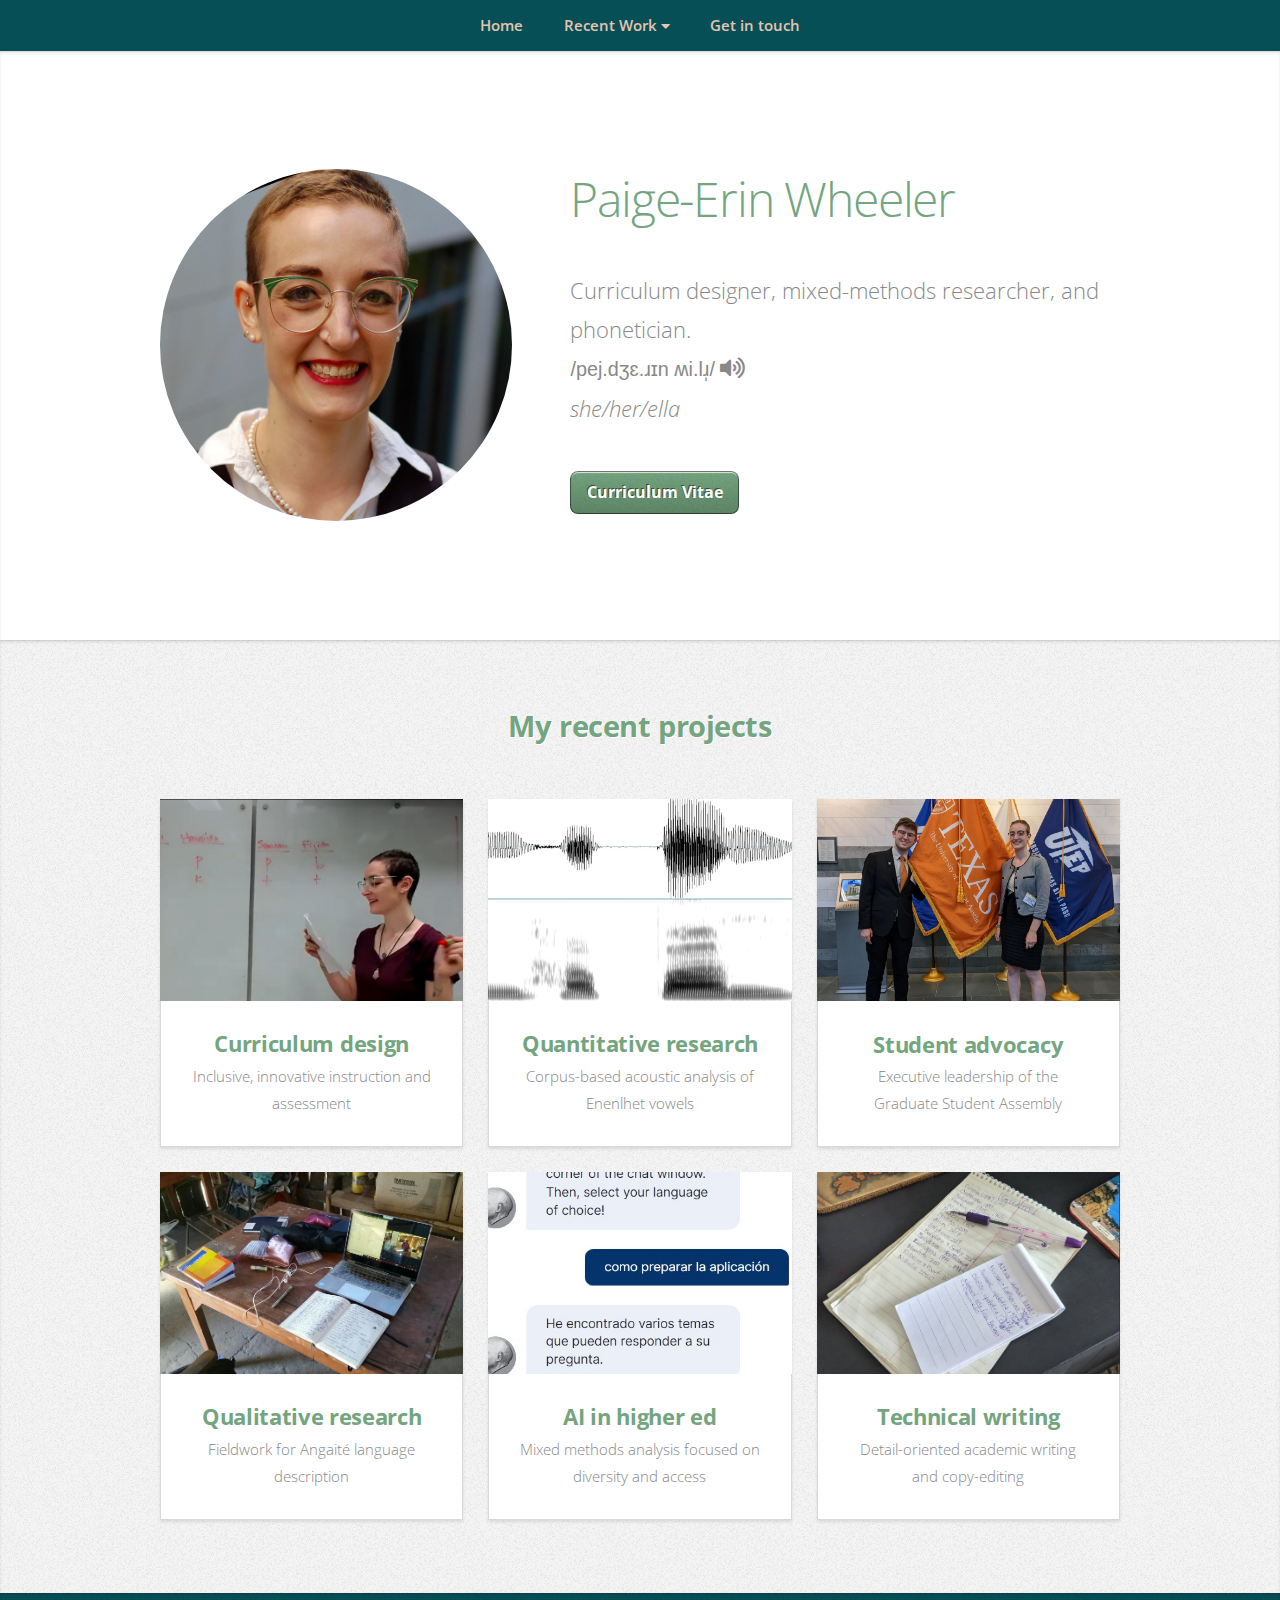
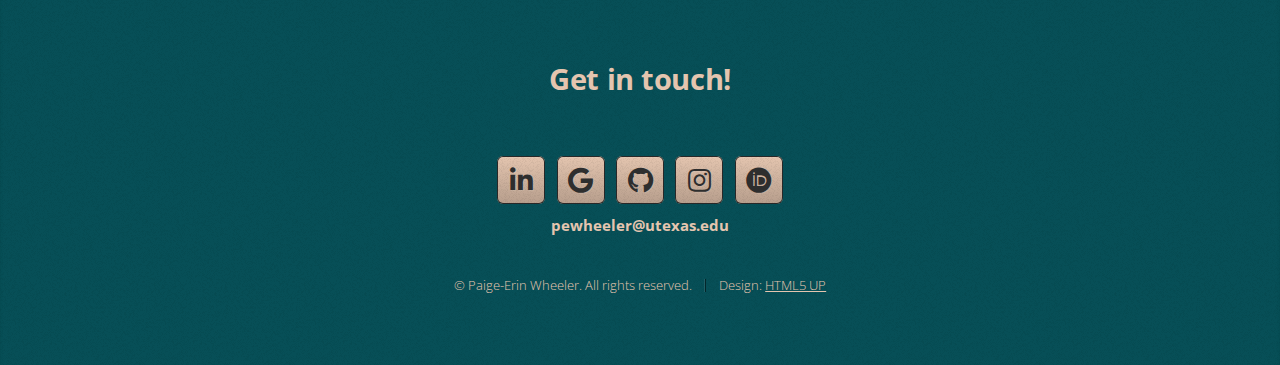
<file: index.html>
<!DOCTYPE HTML>
<!--
	Miniport by HTML5 UP
	html5up.net | @ajlkn
	Free for personal and commercial use under the CCA 3.0 license (html5up.net/license)
-->
<html>
	<head>
		<title>Paige Erin Wheeler</title>
		<meta charset="utf-8" />
		<meta name="viewport" content="width=device-width, initial-scale=1, user-scalable=no" />
		<link rel="stylesheet" href="assets/css/main.css" />
	</head>
	<body class="is-preload">

		<!-- Nav -->
			<nav id="nav">
				<ul class="container">
					<li><a href="#top">Home</a></li>
					<li>
						<div class="dropdown">
							<a class="dropbtn" href="#portfolio"> Recent Work
								<i class="fa fa-caret-down"></i>
							</a>
							<div class = "dropdown-content"> 
								<a href="./teaching.html">Curriculum Design</a>
								<a href="./enenlhet.html">Quantitative Research</a>
								<a href="./gsa.html">Student Advocacy</a>
								<a href="./angaite.html">Qualitative Research </a>
								<a href="./highered.html">AI in Higher Ed</a>
								<a href="./editing.html">Technical Writing</a>	
							</div>
						</div>
					</li>
					<li><a href="#contact">Get in touch </a></li>
				</ul>
			</nav>

		<!-- Home -->
			<article id="top" class="wrapper style1">
				<div class="container">
					<div class="row">
						<div class="col-4 col-5-large col-12-medium">
							<span class="image fit"><img src="images/headshot.jpeg" alt="Headshot of a white woman with short hair and glasses"/></span>
						</div>
						<div class="col-8 col-7-large col-12-medium">
							<header>
								<h1>Paige-Erin Wheeler</h1>
							</header>
							<p> Curriculum designer, mixed-methods researcher, and phonetician.
							<br> <span class= "ipa">/pej.dʒɛ.ɹɪn ʍi.lɹ̩/ </span> 
							<a><i class="fa fa-volume-up" syle="font-size: 24px" onclick="document.getElementById('name').play(); return false;"></i></a>
							<audio id="name" controlslist="nodownload"> 
								<source src="./files/name.mp3" type="audio/mpeg">
								<source src="./files/name.wav" type="audio/wav"> 
								Your browser does not support the audio element. 
								</audio>
							<br> <i>she/her/ella</i> </p>
							<a href= "./files/Paige_Erin_CV.pdf" class = "button">Curriculum Vitae</a>
						</div>
					</div>
				</div>
			</article>

		<!-- Portfolio -->
			<article id="portfolio" class="wrapper style3">
				<div class="container">
					<header>
						<h2>My recent projects</h2>
					</header>
					<div class="row">
						<div class="col-4 col-6-medium col-12-small">
							<article id="teaching" class="box style2">
								<a class="image featured"><img src="images/teaching.jpg" alt="A white woman with short hair in front of a whiteboard. She is turned sideways, holding a marker in one hand and a paper in the other" /></a>
								<h3><a href="./teaching.html">Curriculum design</a></h3>
								<p>Inclusive, innovative instruction and assessment</p>
							</article>
						</div>
						<div class="col-4 col-6-medium col-12-small">
							<article id="enenlhet" class="box style2">
								<a class="image featured"><img src="images/spectrogram.jpg" alt="Spectrogram and waveform showing vowels" /></a>
								<h3><a href="./enenlhet.html">Quantitative research</a></h3>
								<p>Corpus-based acoustic analysis of Enenlhet vowels</p>
							</article>
						</div>
						<div class="col-4 col-6-medium col-12-small">
							<article id="gsa" class="box style2">
								<a class="image featured"><img src="images/gsaflag.jpg" alt="White man in a suit and a white woman in a blazer, standing in front of a UT Austin flag and smiling" /></a>
								<h3><a href="./gsa.html">Student advocacy</a></h3>
								<p>Executive leadership of the Graduate Student Assembly</p>
							</article>
						</div>
						<div class="col-4 col-6-medium col-12-small">
							<article id="angaite" class="box style2">
								<a  class="image featured"><img src="images/fieldwork.jpg" alt="A table strewn with laptop, notebook, several books, and computer cables. The floor beneath the table is cement" /></a>
								<h3><a href="./angaite.html">Qualitative research</a></h3>
								<p>Fieldwork for Angaité language description</p>
							</article>
						</div>
						<div class="col-4 col-6-medium col-12-small">
							<article id="highered" class="box style2">
								<a class="image featured"><img src="images/chatbot.jpg" alt="Screenshot of an exchange with a chatbot. The chatbot says to select your language of choice and the user says como preparar la aplicación. The chatbot replies in Spanish" /></a>
								<h3><a href="./highered.html">AI in higher ed</a></h3>
								<p>Mixed methods analysis focused on diversity and access</p>
							</article>
						</div>
						<div class="col-4 col-6-medium col-12-small">
							<article id="editing" class="box style2">
								<a class="image featured"><img src="images/editing.jpg" alt="Desk with two overlapping notebooks and a pen, showing hand written to do lists and a list of references" /></a>
								<h3><a href="./editing.html"> Technical writing</a></h3>
								<p>Detail-oriented academic writing and copy-editing</p>
							</article>
						</div>
					</div>
				</div>
			</article>

		<!-- Contact -->
			<article id="contact" class="wrapper style4">
				<div class="container medium">
					<header>
						<h2>Get in touch!</h2>
					</header>
							<ul class="social">
								<li><a href="https://www.linkedin.com/in/paige-erin-wheeler/" class="icon brands fa-linkedin-in"><span class="label">LinkedIn</span></a></li>
								<li><a href="https://scholar.google.com/citations?user=5KSkObQAAAAJ&hl=en" class="icon brands fa-google"><span class="label">Google+</span></a></li>
								<li><a href="https://github.com/paige-erin-wheeler" class="icon brands fa-github"><span class="label">Github</span></a></li>
								<li><a href="https://www.instagram.com/pai.ge.rin/" class="icon brands fa-instagram"><span class= "label">Instagram</span></a></li>
								<li><a href= "https://orcid.org/my-orcid?orcid=0000-0003-1638-2798" class="icon brands fa-orcid"><span class= "label">OrciD</span></a></li>
							</ul>
						 
								<h4> <a href= "mailto: pewheeler@utexas.edu" > pewheeler@utexas.edu </a> </h4>
							
						</div>
					</div>
				
					
					<footer>
						<ul id="copyright">
							<li>&copy; Paige-Erin Wheeler. All rights reserved.</li><li>Design: <a href="http://html5up.net">HTML5 UP</a></li>
						</ul>
					</footer>
				</div>
			</article>

		<!-- Scripts -->
			<script src="assets/js/jquery.min.js"></script>
			<script src="assets/js/jquery.scrolly.min.js"></script>
			<script src="assets/js/browser.min.js"></script>
			<script src="assets/js/breakpoints.min.js"></script>
			<script src="assets/js/util.js"></script>
			<script src="assets/js/main.js"></script>

	</body>
</html>
</file>
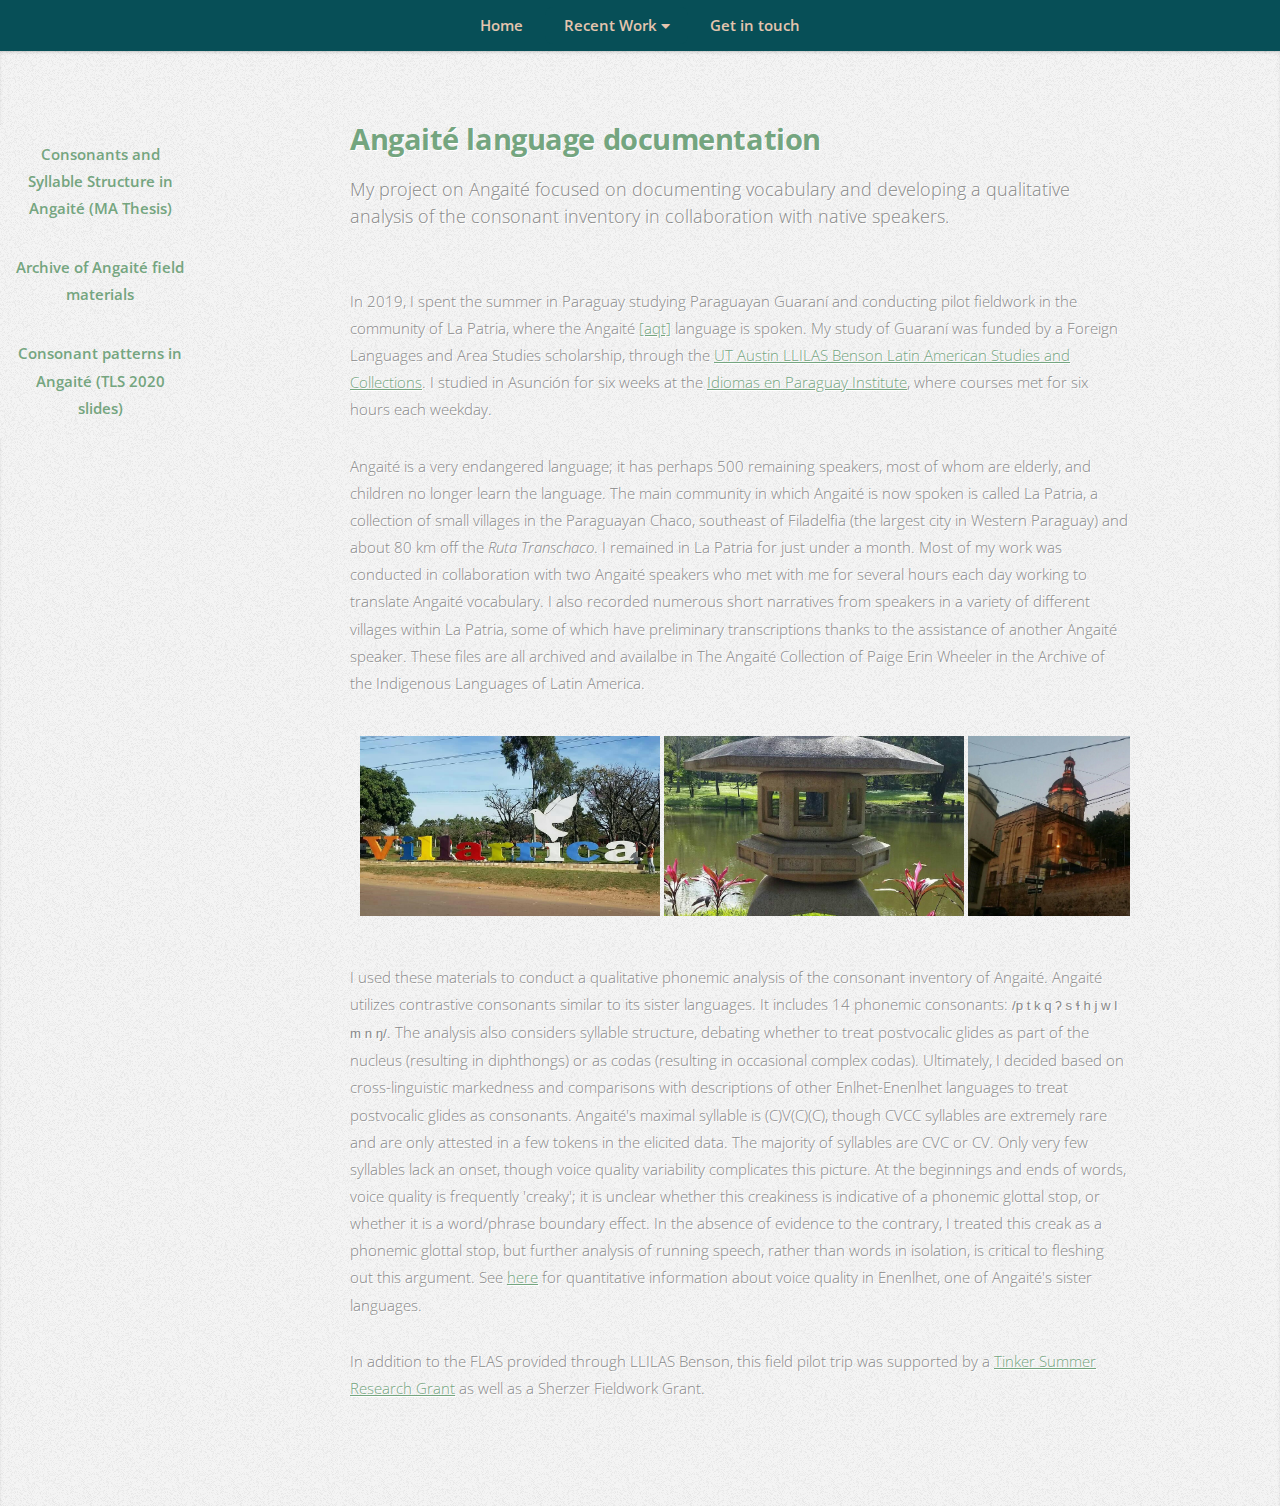
<file: angaite.html>
<!DOCTYPE HTML>
<!--
	Miniport by HTML5 UP
	html5up.net | @ajlkn
	Free for personal and commercial use under the CCA 3.0 license (html5up.net/license)
-->
<html>
	<head>
		<title>Paige Erin Wheeler</title>
		<meta charset="utf-8" />
		<meta name="viewport" content="width=device-width, initial-scale=1, user-scalable=no" />
		<link rel="stylesheet" href="assets/css/main.css" />
	</head>
	<body class="is-preload">

		<!-- Nav -->
		<nav id="nav">
			<ul class="container">
				<li><a href="./index.html">Home</a></li>
				<li>
					<div class="dropdown">
						<a class="dropbtn" href="#portfolio"> Recent Work
							<i class="fa fa-caret-down"></i>
						</a>
						<div class = "dropdown-content"> 
							<a href="./teaching.html">Curriculum Design</a>
							<a href="./enenlhet.html">Quantitative Research</a>
							<a href="./gsa.html">Student Advocacy</a>
							<a href="./angaite.html">Qualitative Research </a>
							<a href="./highered.html">AI in Higher Ed</a>
							<a href="./editing.html">Technical Writing</a>	
						</div>
					</div>
				</li>
				<li><a href="./index.html#contact">Get in touch </a></li>
			</ul>
		</nav>

		<!-- Angaite -->
			<article id="angaite" class="wrapper style5">
				<div class="sidebar">
					<a href="./files/WHEELER-MASTERSREPORT-2020.pdf">Consonants and Syllable Structure in Angaité (MA Thesis)</a>
					<a href="https://www.ailla.utexas.org/es/islandora/object/ailla%3A267815">Archive of Angaité field materials</a>
					<a href="./files/tls-slides-final-1.pdf">Consonant patterns in Angaité (TLS 2020 slides) </a>
				</div>

				<div class="content">
					<header>
						<h2>Angaité language documentation</h2>
						<p>My project on Angaité focused on documenting vocabulary and developing a qualitative analysis of the consonant inventory in collaboration with native speakers. </p>
					</header>

					<p>
						In 2019, I spent the summer in Paraguay studying Paraguayan Guaraní and conducting pilot fieldwork in the community of La Patria, where the Angaité <a href="https://glottolog.org/resource/languoid/id/anga1316">[aqt]</a> language is spoken. 
						My study of Guaraní was funded by a Foreign Languages and Area Studies scholarship, through the <a href="https://www.lib.utexas.edu/about/news/llilas-benson-receives-21-million-department-education-grants">UT Austin LLILAS Benson Latin American Studies and Collections</a>.
						I studied in Asunción for six weeks at the <a href="https://www.idipar.com.py/">Idiomas en Paraguay Institute</a>, where courses met for six hours each weekday. 
					</p>

					<p>
						Angaité is a very endangered language; it has perhaps 500 remaining speakers, most of whom are elderly, and children no longer learn the language. 
						The main community in which Angaité is now spoken is called La Patria, a collection of small villages in the Paraguayan Chaco, southeast of Filadelfia (the largest city in Western Paraguay) and about 80 km off the <i>Ruta Transchaco</i>. 
						I remained in La Patria for just under a month. 
						Most of my work was conducted in collaboration with two Angaité speakers who met with me for several hours each day working to translate Angaité vocabulary.
						I also recorded numerous short narratives from speakers in a variety of different villages within La Patria, some of which have preliminary transcriptions thanks to the assistance of another Angaité speaker. 
						These files are all archived and availalbe in <emph>The Angaité Collection of Paige Erin Wheeler</emph> in the Archive of the Indigenous Languages of Latin America. 
					</p>

					<div class="scroll-container">
						<img src="./images/2019_3.jpg" alt="Rainbow colored sign reading Villarrica, with a white dove to dot the I. To the right stands a woman, gesturing with both arms at the sign" width="300"> 
						<img src="./images/2019_1.jpg" alt="Close up of a cement sculpture at a Japanese-style garden, with water behind" width= "300"> 
					<img src="./images/2019_2.jpg" alt="Illuminated cathedral in downtown Asunción" width= "300"> 
					  <img src="./images/2019_4.jpg" alt="Graffiti of a colorful beta fish on a sidewalk in Asunción" width= "300"> 
					  <img src="./images/2019_5.jpg" alt="Facade of a building, with a light colored stone on the front. Visible through the upper windows is the interior, which shows dark red brick" width = "300">
					  <img src="./images/2019_6.jpg" alt="Sign reading Asunción, with the Palacio del Gobierno behind it. In front of the Ó in the sign is a whit ewoman with short hair" width = "300">
					  <img src="./images/2019_7.jpg" alt="Skyscraper with a Guaraní woman's face painted in bright, abstract colors on the side. In the foreground is a Paraguayan flag hanging tangled off a building." width = "300">
					  <img src="./images/2019_10.jpg" alt="Donkey standing on a dirt road in front of a wooden plank bridge over a small pool of water" width = "300">
					  <img src="./images/2019_8.jpg" alt="Close up of a camera on a tripod with a piece of blue fabric draped over it, supported by a pile of cardboard boes behind it. The sun shines through the wall behind the camera" width = "300">
					  <img src="./images/2019_9.jpg" alt="Chain link fence in front of a field, with clothes hanging over the fence to dry" width = "300">
					  <img src="./images/2019_11.jpg" alt="Misty landscape at sunrise" width = "300">
					  <img src="./images/2019_12.jpg" alt="Four sheep eating from a pile of compost" width = "300">
					  <img src="./images/2019_13.jpg" alt="White woman smiling, standing next to a rack of ribs on a charcoal barbeque" width = "300">
					  <img src="./images/2019_14.jpg" alt="Landscape of a sunset with dramatic dark clouds over a peach colored sky" width = "300">
					</div>

					<p>
						
					</p>

					<p>
						I used these materials to conduct a qualitative phonemic analysis of the consonant inventory of Angaité. 
						Angaité utilizes contrastive consonants similar to its sister languages. 
						It includes 14 phonemic consonants: <span class="ipa">/p t k q ʔ s ɬ h j w l m n ŋ/</span>. 
						The analysis also considers syllable structure, debating whether to treat postvocalic glides as part of the nucleus (resulting in diphthongs) or as codas (resulting in occasional complex codas). 
						Ultimately, I decided based on cross-linguistic markedness and comparisons with descriptions of other Enlhet-Enenlhet languages to treat postvocalic glides as consonants. 
						Angaité's maximal syllable is (C)V(C)(C), though CVCC syllables are extremely rare and are only attested in a few tokens in the elicited data. 
						The majority of syllables are CVC or CV. 
						Only very few syllables lack an onset, though voice quality variability complicates this picture. 
						At the beginnings and ends of words, voice quality is frequently 'creaky'; it is unclear whether this creakiness is indicative of a phonemic glottal stop, or whether it is a word/phrase boundary effect. 
						In the absence of evidence to the contrary, I treated this creak as a phonemic glottal stop, but further analysis of running speech, rather than words in isolation, is critical to fleshing out this argument. 
						See <a href="https://paige-erin-wheeler.github.io/enenlhet.html"> here</a> for quantitative information about voice quality in Enenlhet, one of Angaité's sister languages.  
					</p>

					<p>
						In addition to the FLAS provided through LLILAS Benson, this field pilot trip was supported by a <a href="https://tinker.org/field-research-grants/">Tinker Summer Research Grant</a> as well as a Sherzer Fieldwork Grant.  
					</p>

				</div>

				
			</article>


		<!-- Scripts -->
			<script src="assets/js/jquery.min.js"></script>
			<script src="assets/js/jquery.scrolly.min.js"></script>
			<script src="assets/js/browser.min.js"></script>
			<script src="assets/js/breakpoints.min.js"></script>
			<script src="assets/js/util.js"></script>
			<script src="assets/js/main.js"></script>

	</body>
</html>
</file>
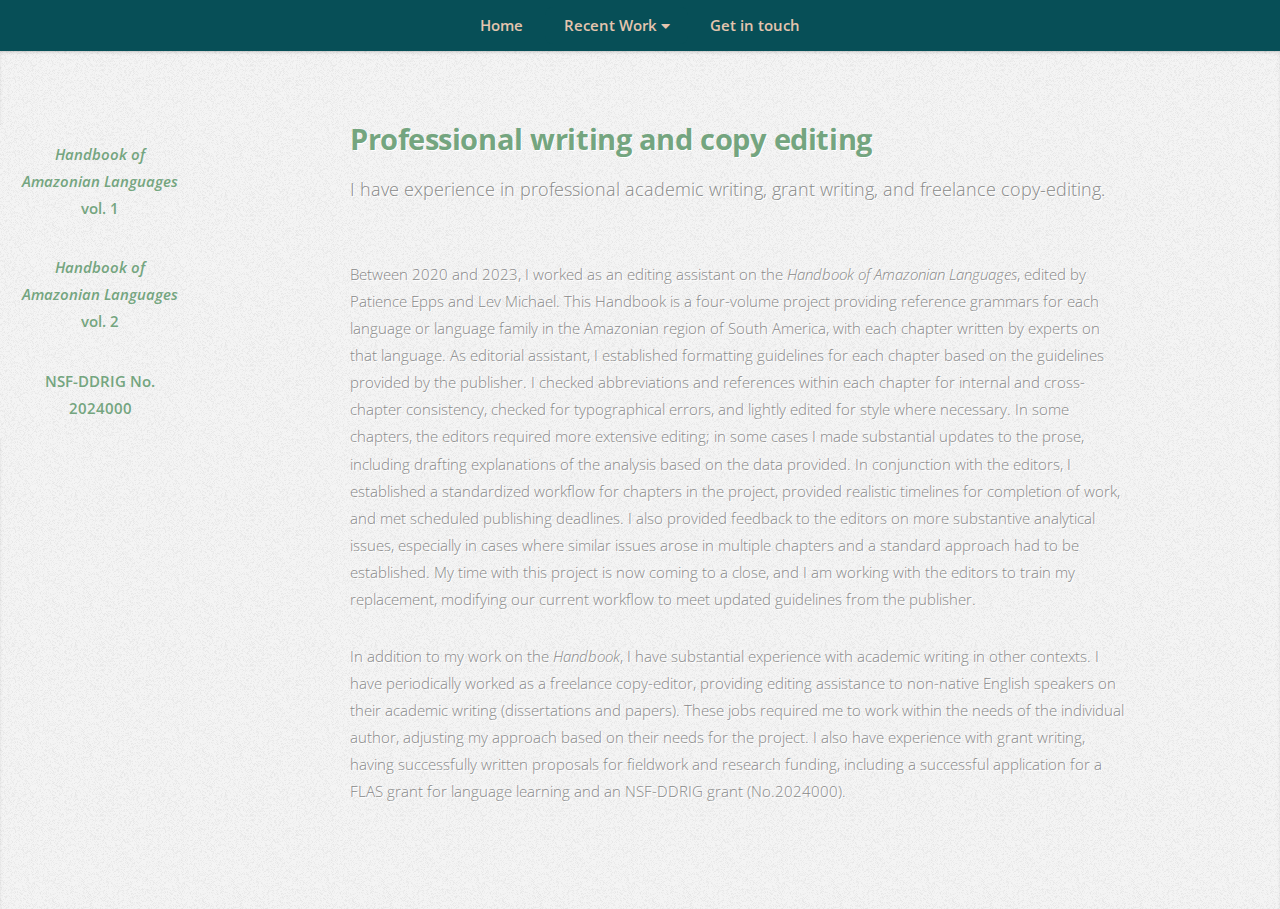
<file: editing.html>
<!DOCTYPE HTML>
<!--
	Miniport by HTML5 UP
	html5up.net | @ajlkn
	Free for personal and commercial use under the CCA 3.0 license (html5up.net/license)
-->
<html>
	<head>
		<title>Paige Erin Wheeler</title>
		<meta charset="utf-8" />
		<meta name="viewport" content="width=device-width, initial-scale=1, user-scalable=no" />
		<link rel="stylesheet" href="assets/css/main.css" />
	</head>
	<body class="is-preload">

		<!-- Nav -->
		<nav id="nav">
			<ul class="container">
				<li><a href="./index.html">Home</a></li>
				<li>
					<div class="dropdown">
						<a class="dropbtn" href="#portfolio"> Recent Work
							<i class="fa fa-caret-down"></i>
						</a>
						<div class = "dropdown-content"> 
							<a href="./teaching.html">Curriculum Design</a>
							<a href="./enenlhet.html">Quantitative Research</a>
							<a href="./gsa.html">Student Advocacy</a>
							<a href="./angaite.html">Qualitative Research </a>
							<a href="./highered.html">AI in Higher Ed</a>
							<a href="./editing.html">Technical Writing</a>	
						</div>
					</div>
				</li>
				<li><a href="./index.html#contact">Get in touch </a></li>
			</ul>
		</nav>

		<!-- Copy editing  -->

			<article id="editing" class="wrapper style5">
				<div class="sidebar">
					<a href="https://www.degruyter.com/document/doi/10.1515/9783110419405/html"><i>Handbook of Amazonian Languages</i> vol. 1 </a>
					<a href="https://www.degruyter.com/document/doi/10.1515/9783110432732/html"><i>Handbook of Amazonian Languages</i> vol. 2</a>
					<a href="https://www.nsf.gov/awardsearch/showAward?AWD_ID=2024000&HistoricalAwards=false">NSF-DDRIG No. 2024000</a>
				</div>

				<div class="content">
					<header>
						<h2>Professional writing and copy editing</h2>
						<p> I have experience in professional academic writing, grant writing, and freelance copy-editing. </p>
					</header>

					<p>
						Between 2020 and 2023, I worked as an editing assistant on the <i>Handbook of Amazonian Languages</i>, edited by Patience Epps and Lev Michael. 
						This Handbook is a four-volume project providing reference grammars for each language or language family in the Amazonian region of South America, with each chapter written by experts on that language. 
						As editorial assistant, I established formatting guidelines for each chapter based on the guidelines provided by the publisher. 
						I checked abbreviations and references within each chapter for internal and cross-chapter consistency, checked for typographical errors, and lightly edited for style where necessary. 
						In some chapters, the editors required more extensive editing; in some cases I made substantial updates to the prose, including drafting explanations of the analysis based on the data provided. 
						In conjunction with the editors, I established a standardized workflow for chapters in the project, provided realistic timelines for completion of work, and met scheduled publishing deadlines. 
						I also provided feedback to the editors on more substantive analytical issues, especially in cases where similar issues arose in multiple chapters and a standard approach had to be established. 
						My time with this project is now coming to a close, and I am working with the editors to train my replacement, modifying our current workflow to meet updated guidelines from the publisher. 
					</p>					

					<p>
						In addition to my work on the <i>Handbook</i>, I have substantial experience with academic writing in other contexts. 
						I have periodically worked as a freelance copy-editor, providing editing assistance to non-native English speakers on their academic writing (dissertations and papers). 
						These jobs required me to work within the needs of the individual author, adjusting my approach based on their needs for the project. 
						I also have experience with grant writing, having successfully written proposals for fieldwork and research funding, including a successful application for a FLAS grant for language learning and an NSF-DDRIG grant (No.2024000).
						
					</p>
				</div>

				
			</article>


		<!-- Scripts -->
			<script src="assets/js/jquery.min.js"></script>
			<script src="assets/js/jquery.scrolly.min.js"></script>
			<script src="assets/js/browser.min.js"></script>
			<script src="assets/js/breakpoints.min.js"></script>
			<script src="assets/js/util.js"></script>
			<script src="assets/js/main.js"></script>

	</body>
</html>
</file>
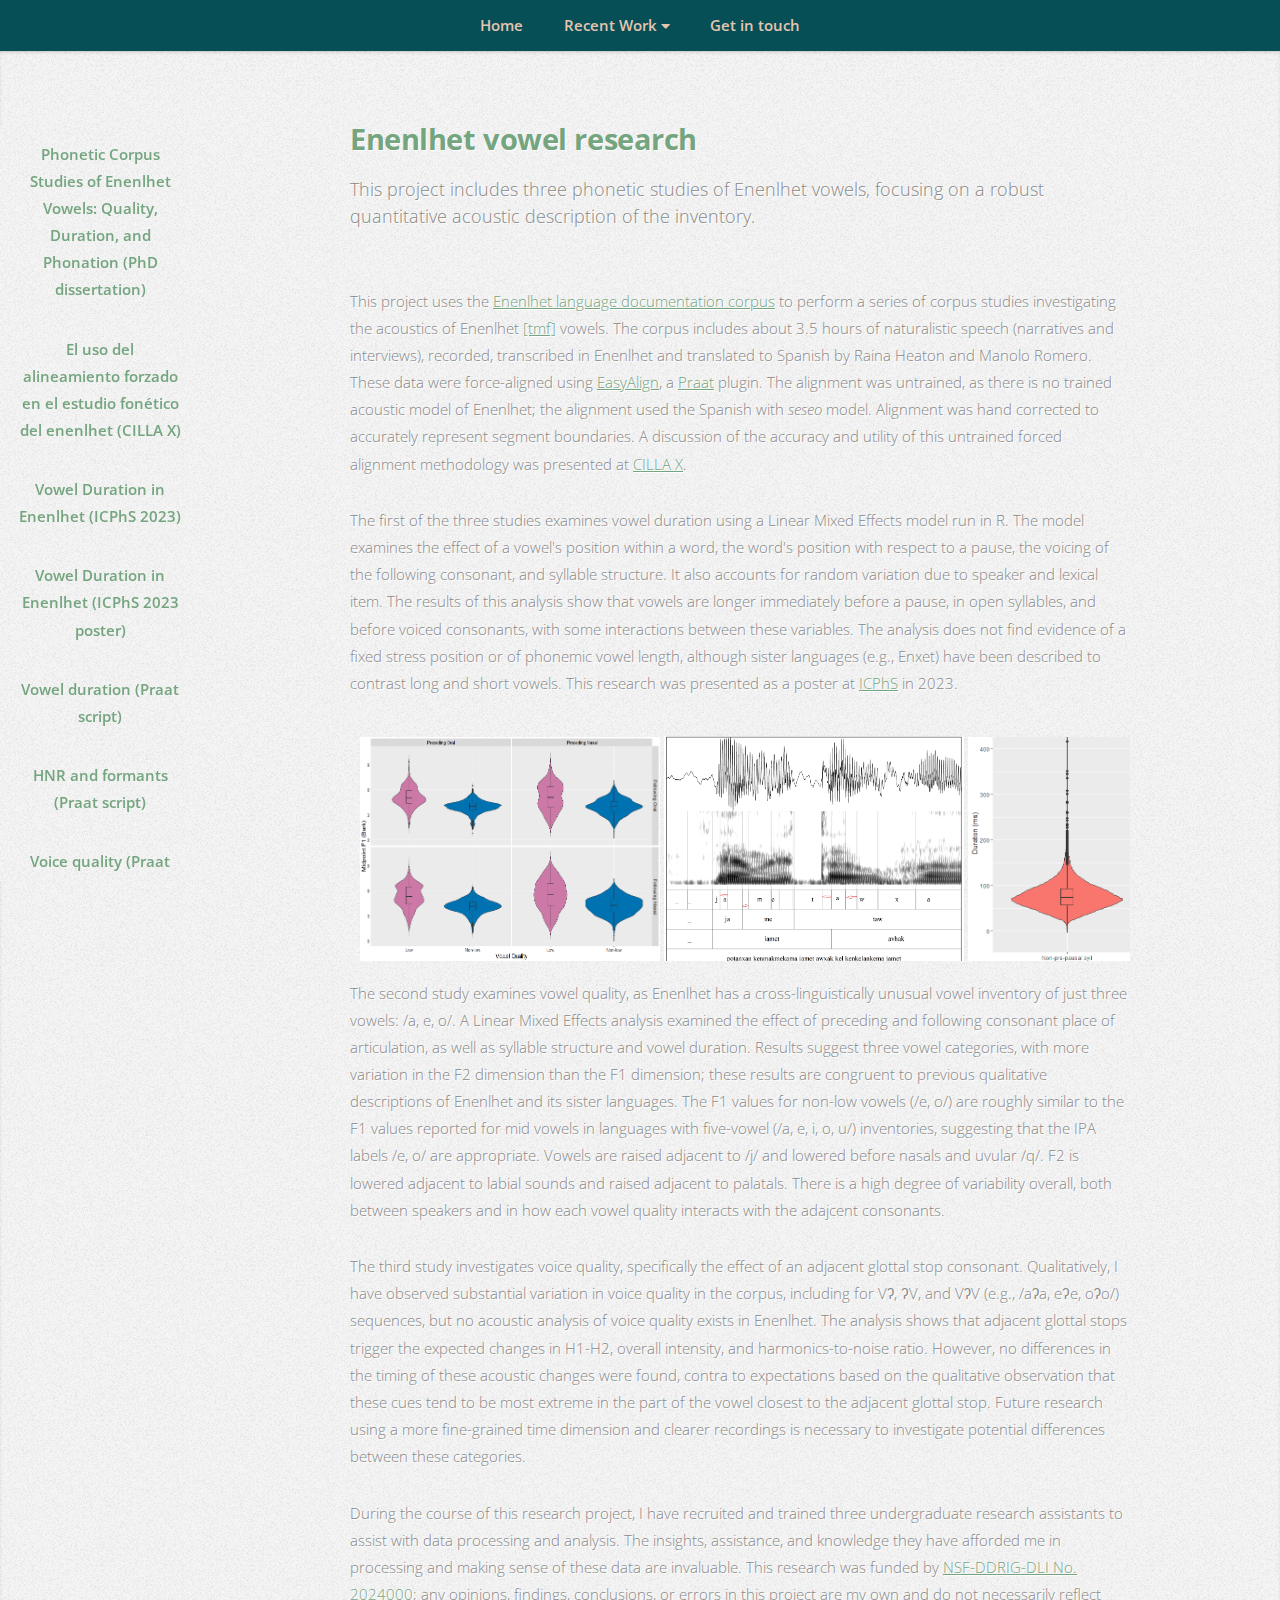
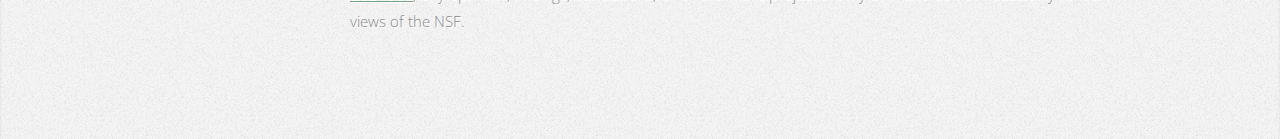
<file: enenlhet.html>
<!DOCTYPE HTML>
<!--
	Miniport by HTML5 UP
	html5up.net | @ajlkn
	Free for personal and commercial use under the CCA 3.0 license (html5up.net/license)
-->
<html>
	<head>
		<title>Paige Erin Wheeler</title>
		<meta charset="utf-8" />
		<meta name="viewport" content="width=device-width, initial-scale=1, user-scalable=no" />
		<link rel="stylesheet" href="assets/css/main.css" />
	</head>
	<body class="is-preload">

		<!-- Nav -->
		<nav id="nav">
			<ul class="container">
				<li><a href="./index.html">Home</a></li>
				<li>
					<div class="dropdown">
						<a class="dropbtn" href="#portfolio"> Recent Work
							<i class="fa fa-caret-down"></i>
						</a>
						<div class = "dropdown-content"> 
							<a href="./teaching.html">Curriculum Design</a>
							<a href="./enenlhet.html">Quantitative Research</a>
							<a href="./gsa.html">Student Advocacy</a>
							<a href="./angaite.html">Qualitative Research </a>
							<a href="./highered.html">AI in Higher Ed</a>
							<a href="./editing.html">Technical Writing</a>	
						</div>
					</div>
				</li>
				<li><a href="./index.html#contact">Get in touch </a></li>
			</ul>
		</nav>

		<!-- Enenlhet -->
			<article id="enenlhet" class="wrapper style5">
				<div class="sidebar">
					<a href="./files/Wheeler_Dissertation_202420429.pdf"> Phonetic Corpus Studies of Enenlhet Vowels: Quality, Duration, and Phonation (PhD dissertation) </a>
					<a href="./files/Wheeler_PE_CILLAX.pdf"> El uso del alineamiento forzado en el estudio fonético del enenlhet (CILLA X) </a> 
					<a href="./files/Wheeler_2023_ICPhS_Vowel Duration in Enenlhet.pdf"> Vowel Duration in Enenlhet (ICPhS 2023)</a>
					<a href="./files/Wheeler_ICPhS Poster.pdf"> Vowel Duration in Enenlhet (ICPhS 2023 poster)</a>
					<a href="./files/IntervalDuration_Enenlhet.praat">Vowel duration (Praat script)</a>
					<a href="./files/IntervalFormants_HNR_Enenlhet.praat">HNR and formants (Praat script)</a>
					<a href="./files/Final glottalization script_vowels in thirds.praat"> Voice quality (Praat script)</a>
					<a href="./files/Zero crossing script_mod.praat">Move Textgrid intervals to zero crossings (Praat script)</a>
					<a href="./files/enxet_cognates_script.py">Parse through .txt file for specific characters (Python script)</a>
					<a href="./files/Script To Count Letters In Words">Count letters in words in input text (R script)</a>
					
				</div>

				<div class="content">
					<header>
						<h2>Enenlhet vowel research</h2>
						<p>This project includes three phonetic studies of Enenlhet vowels, focusing on a robust quantitative acoustic description of the inventory. </p>
					</header>

					<p>
						This project uses the <a href="https://www.ailla.utexas.org/es/islandora/object/ailla%3A266557">Enenlhet language documentation corpus</a> to perform a series of corpus studies investigating the acoustics of Enenlhet <a href="https://glottolog.org/resource/languoid/id/toba1268">[tmf]</a> vowels. 
						The corpus includes about 3.5 hours of naturalistic speech (narratives and interviews), recorded, transcribed in Enenlhet and translated to Spanish by Raina Heaton and Manolo Romero. 
						
						These data were force-aligned using <a href="http://latlcui.unige.ch/phonetique/easyalign.php">EasyAlign</a>, a <a href="https://www.fon.hum.uva.nl/praat/">Praat</a> plugin. 
						The alignment was untrained, as there is no trained acoustic model of Enenlhet; the alignment used the Spanish with <i>seseo</i> model. 
						Alignment was hand corrected to accurately represent segment boundaries. 
						A discussion of the accuracy and utility of this untrained forced alignment methodology was presented at <a href="https://ailla.utexas.org/node/235">CILLA X</a>.
					</p>
					
					<p>
						The first of the three studies examines vowel duration using a Linear Mixed Effects model run in R. 
						The model examines the effect of a vowel's position within a word, the word's position with respect to a pause, the voicing of the following consonant, and syllable structure. 
						It also accounts for random variation due to speaker and lexical item. 
						The results of this analysis show that vowels are longer immediately before a pause, in open syllables, and before voiced consonants, with some interactions between these variables. 
						The analysis does not find evidence of a fixed stress position or of phonemic vowel length, although sister languages (e.g., Enxet) have been described to contrast long and short vowels. 
						This research was presented as a poster at <a href="https://www.icphs2023.org">ICPhS</a> in 2023. 
					</p>

					<div class="scroll-container">
						<img src="./images/Nasal F1 Effects.png" alt="violin plots showing the effects of preceding and following nasal vs. oral consonants on F1 in Enenlhet." width= "300"> 
					<img src="./images/glides_correction.png" alt="Spectrogram, waveform, and textgrid showing forced alignment of an utterance" width= "300"> 
					 <img src="./images/UF lengthening.png" alt="Violin plot showing utterance final vs utterance medial vowel duration in ms" width="300"> 
					  <img src="./images/BarkVowelQuality.png" alt="scatter plot showing bark-normalized F1 and F2 values for the Enenlhet corpus, with ellipses around each vowel quality" width= "300"> 
					  <img src="./images/Intensity_byTimepoint.png" alt="scatter plot showing mean overall intensity for each vowel category in each third of the vowel" width= "300"> 	
					</div>
					<p>
						The second study examines vowel quality, as Enenlhet has a cross-linguistically unusual vowel inventory of just three vowels: /a, e, o/. 
						A Linear Mixed Effects analysis examined the effect of preceding and following consonant place of articulation, as well as syllable structure and vowel duration. 
						Results suggest three vowel categories, with more variation in the F2 dimension than the F1 dimension; these results are congruent to previous qualitative descriptions of Enenlhet and its sister languages. 
						The F1 values for non-low vowels (/e, o/) are roughly similar to the F1 values reported for mid vowels in languages with five-vowel (/a, e, i, o, u/) inventories, suggesting that the IPA labels /e, o/ are appropriate. 
						Vowels are raised adjacent to /j/ and lowered before nasals and uvular /q/. F2 is lowered adjacent to labial sounds and raised adjacent to palatals. 
						There is a high degree of variability overall, both between speakers and in how each vowel quality interacts with the adajcent consonants.  
					</p>

					<p>
						The third study investigates voice quality, specifically the effect of an adjacent glottal stop consonant. 
						Qualitatively, I have observed substantial variation in voice quality in the corpus, including for Vʔ, ʔV, and VʔV (e.g., /aʔa, eʔe, oʔo/) sequences, but no acoustic analysis of voice quality exists in Enenlhet. 
						The analysis shows that adjacent glottal stops trigger the expected changes in H1-H2, overall intensity, and harmonics-to-noise ratio. 
						However, no differences in the timing of these acoustic changes were found, contra to expectations based on the qualitative observation that these cues tend to be most extreme in the part of the vowel closest to the adjacent glottal stop.
						Future research using a more fine-grained time dimension and clearer recordings is necessary to investigate potential differences between these categories. 
					</p>
					
					<p>
						During the course of this research project, I have recruited and trained three undergraduate research assistants to assist with data processing and analysis. 
						The insights, assistance, and knowledge they have afforded me in processing and making sense of these data are invaluable. 
						This research was funded by <a href= "https://www.nsf.gov/awardsearch/showAward?AWD_ID=2024000&HistoricalAwards=false">NSF-DDRIG-DLI No. 2024000</a>; any opinions, findings, conclusions, or errors in this project are my own and do not necessarily reflect views of the NSF. 						 
					</p>
				</div>

				
			</article>


		<!-- Scripts -->
			<script src="assets/js/jquery.min.js"></script>
			<script src="assets/js/jquery.scrolly.min.js"></script>
			<script src="assets/js/browser.min.js"></script>
			<script src="assets/js/breakpoints.min.js"></script>
			<script src="assets/js/util.js"></script>
			<script src="assets/js/main.js"></script>

	</body>
</html>
</file>
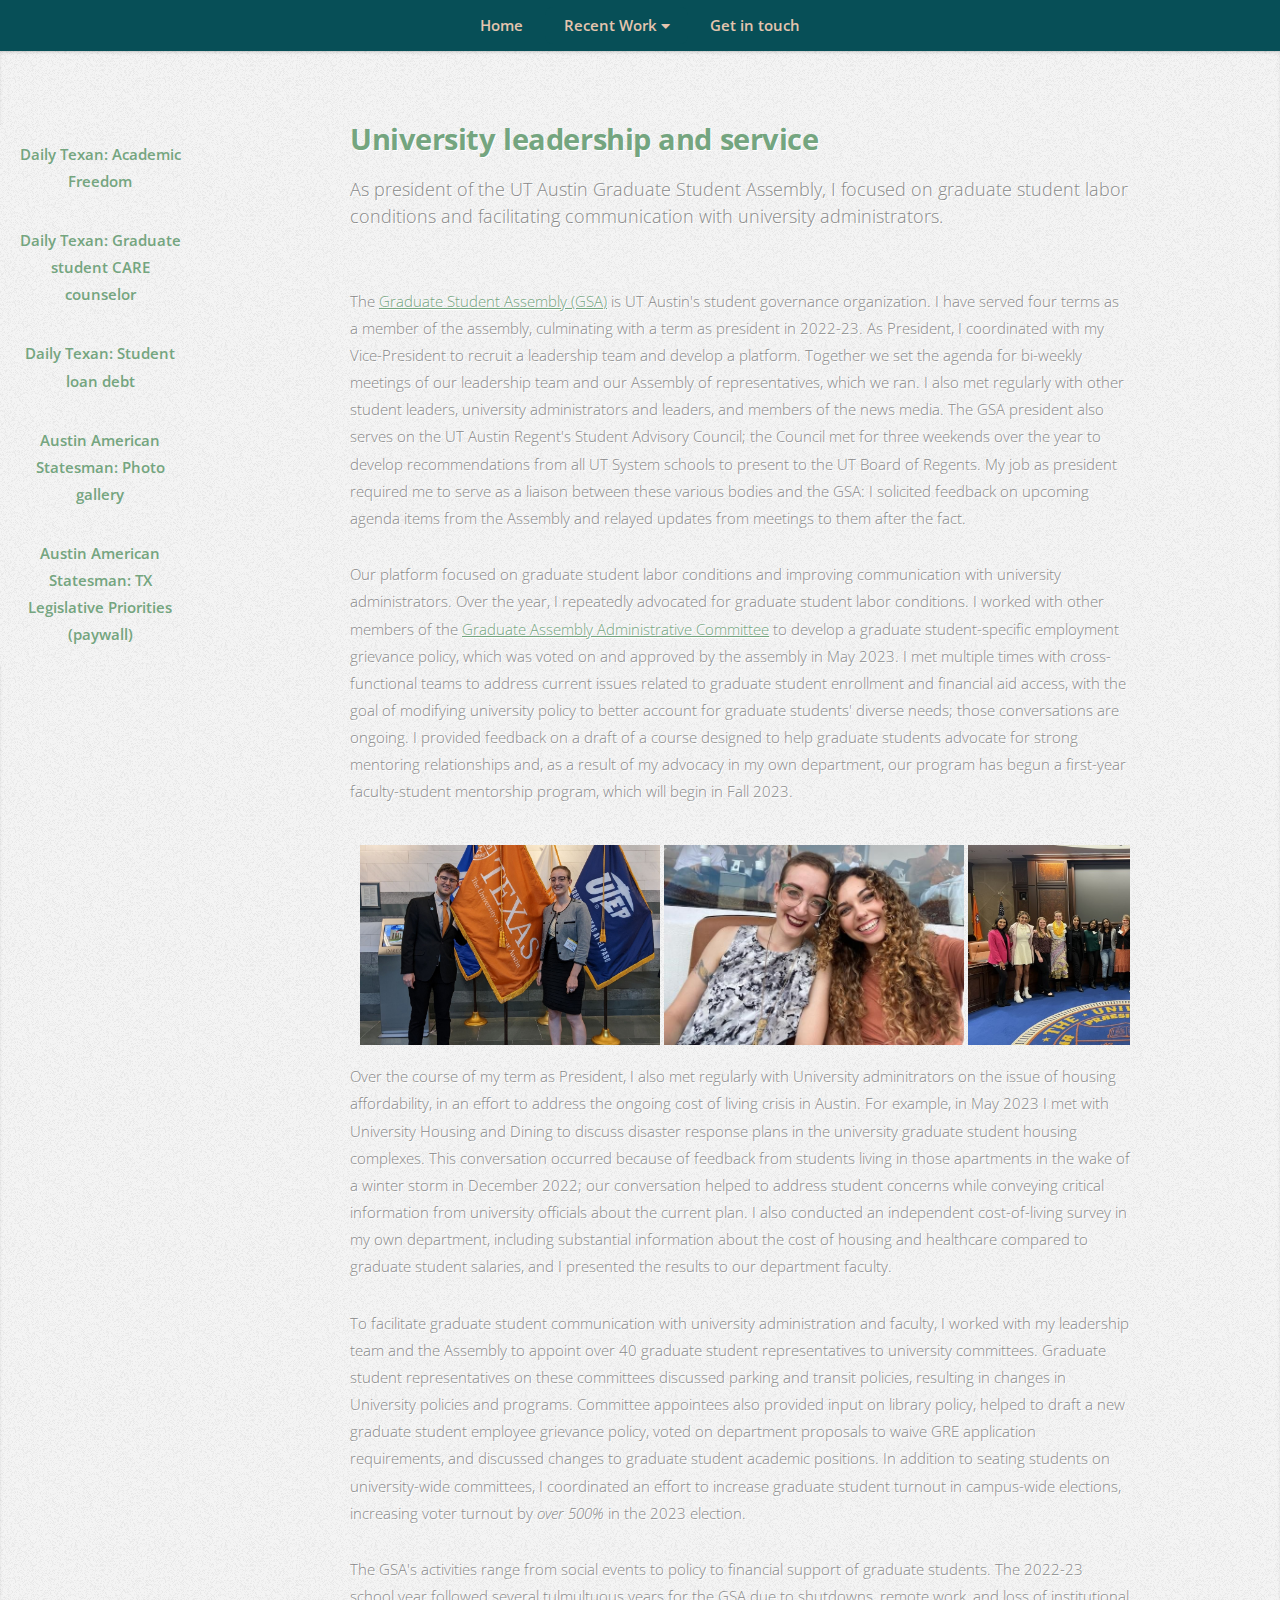
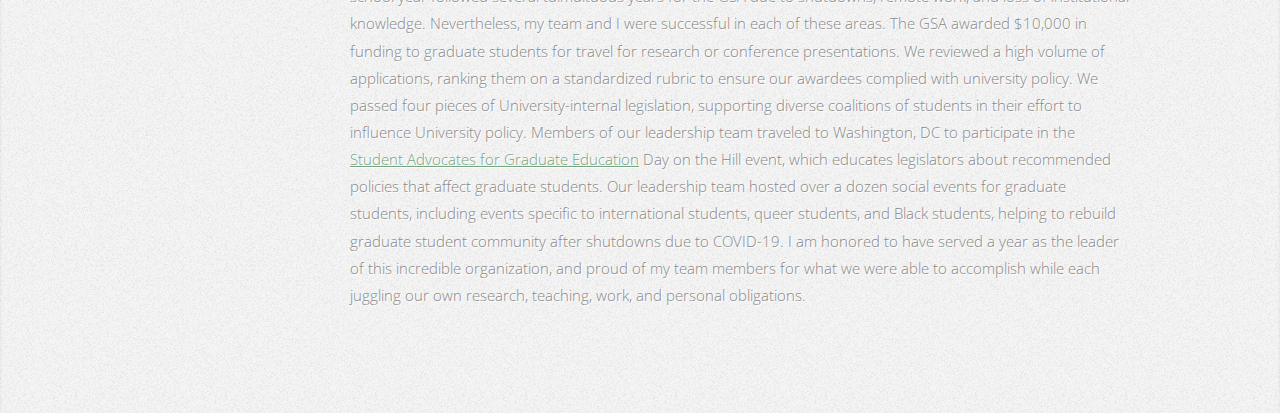
<file: gsa.html>
<!DOCTYPE HTML>
<!--
	Miniport by HTML5 UP
	html5up.net | @ajlkn
	Free for personal and commercial use under the CCA 3.0 license (html5up.net/license)
-->
<html>
	<head>
		<title>Paige Erin Wheeler</title>
		<meta charset="utf-8" />
		<meta name="viewport" content="width=device-width, initial-scale=1, user-scalable=no" />
		<link rel="stylesheet" href="assets/css/main.css" />
	</head>
	<body class="is-preload">

		<!-- Nav -->
		<nav id="nav">
			<ul class="container">
				<li><a href="./index.html">Home</a></li>
				<li>
					<div class="dropdown">
						<a class="dropbtn" href="#portfolio"> Recent Work
							<i class="fa fa-caret-down"></i>
						</a>
						<div class = "dropdown-content"> 
							<a href="./teaching.html">Curriculum Design</a>
							<a href="./enenlhet.html">Quantitative Research</a>
							<a href="./gsa.html">Student Advocacy</a>
							<a href="./angaite.html">Qualitative Research </a>
							<a href="./highered.html">AI in Higher Ed</a>
							<a href="./editing.html">Technical Writing</a>	
						</div>
					</div>
				</li>
				<li><a href="./index.html#contact">Get in touch </a></li>
			</ul>
		</nav>

		<!-- GSA  -->
			<article id="gsa" class="wrapper style5">
				<div class="sidebar">
					<a href="https://thedailytexan.com/2023/03/02/under-threat-academic-freedom-gives-college-students-the-power-to-fully-understand-the-world-around-them-lawmakers-are-trying-to-take-that-away/">Daily Texan: Academic Freedom</a>
					<a href="https://thedailytexan.com/2022/11/11/ut-yet-to-hire-care-counselor-for-graduate-school/">Daily Texan: Graduate student CARE counselor</a>
					<a href="https://thedailytexan.com/2022/09/02/biden-administration-to-forgive-some-student-loan-debt-ut-students-reflect/">Daily Texan: Student loan debt</a>
					<a href="https://www.statesman.com/picture-gallery/news/education/2023/01/13/ut-austin-student-leaders-issues-low-wages-affordable-housing-texas-legislature-2023/11048710002/#slide:11041470002">Austin American Statesman: Photo gallery</a>
					<a href="https://www.statesman.com/restricted/?return=https%3A%2F%2Fwww.statesman.com%2Fstory%2Fnews%2Feducation%2F2023%2F01%2F17%2F88th-texas-legislature-2023-session-ut-university-students-talk-priorities-low-income-pay%2F69773758007%2F">Austin American Statesman: TX Legislative Priorities (paywall)</a>
				</div>

				<div class="content">
					<header>
						<h2>University leadership and service</h2>
						<p>As president of the UT Austin Graduate Student Assembly, I focused on graduate student labor conditions and facilitating communication with university administrators. </p>
					</header>

					<p>
						The <a href="https://www.utgsa.net/">Graduate Student Assembly (GSA)</a> is UT Austin's student governance organization. 
						I have served four terms as a member of the assembly, culminating with a term as president in 2022-23.
						As President, I coordinated with my Vice-President to recruit a leadership team and develop a platform. 
						Together we set the agenda for bi-weekly meetings of our leadership team and our Assembly of representatives, which we ran. 
						I also met regularly with other student leaders, university administrators and leaders, and members of the news media. 
						The GSA president also serves on the UT Austin Regent's Student Advisory Council; the Council met for three weekends over the year to develop recommendations from all UT System schools to present to the UT Board of Regents. 
						My job as president required me to serve as a liaison between these various bodies and the GSA: I solicited feedback on upcoming agenda items from the Assembly and relayed updates from meetings to them after the fact. 
					</p>
					
					<p>
						Our platform focused on graduate student labor conditions and improving communication with university administrators. 
						Over the year, I repeatedly advocated for graduate student labor conditions. 
						I worked with other members of the <a href="https://gradschool.utexas.edu/faculty/graduate-assembly">Graduate Assembly Administrative Committee</a> to develop a graduate student-specific employment grievance policy, which was voted on and approved by the assembly in May 2023. 
						I met multiple times with cross-functional teams to address current issues related to graduate student enrollment and financial aid access, with the goal of modifying university policy to better account for graduate students' diverse needs; those conversations are ongoing. 
						I provided feedback on a draft of a course designed to help graduate students advocate for strong mentoring relationships and, as a result of my advocacy in my own department, our program has begun a first-year faculty-student mentorship program, which will begin in Fall 2023. 
					</p>

					<div class="scroll-container">
						<img src="./images/gsaflag.jpg" alt="A white man and a white woman in business casual dress standing in front of a UT Austin flag" width= "300"> 
					<img src="./images/football.jpeg" alt="A selfie of two white women, one with long hair and one with short" width= "300"> 
					 <img src="./images/gsa2.jpg" alt="A wide shot of a group of women standing in a room with the UT System seal on the floor" width="300"> 
					  <img src="./images/AAS1.png" alt="Two white women sitting in desk chairs, turned toward each other, speaking" width= "300"> 
					  <img src="./images/AAS2.png" alt="A white woman with short hair, shown close up from the side, looking intently at a computer screen with her chin in her hand" width = "300">

					</div>

					<p>
						Over the course of my term as President, I also met regularly with University adminitrators on the issue of housing affordability, in an effort to address the ongoing cost of living crisis in Austin. 
						For example, in May 2023 I met with University Housing and Dining to discuss disaster response plans in the university graduate student housing complexes. 
						This conversation occurred because of feedback from students living in those apartments in the wake of a winter storm in December 2022; our conversation helped to address student concerns while conveying critical information from university officials about the current plan. 
						I also conducted an independent cost-of-living survey in my own department, including substantial information about the cost of housing and healthcare compared to graduate student salaries, and I presented the results to our department faculty.   
					</p>

					<p>
						To facilitate graduate student communication with university administration and faculty, I worked with my leadership team and the Assembly to appoint over 40 graduate student representatives to university committees. 
						Graduate student representatives on these committees discussed parking and transit policies, resulting in changes in University policies and programs. 
						Committee appointees also provided input on library policy, helped to draft a new graduate student employee grievance policy, voted on department proposals to waive GRE application requirements, and discussed changes to graduate student academic positions. 
						In addition to seating students on university-wide committees, I coordinated an effort to increase graduate student turnout in campus-wide elections, increasing voter turnout by <i>over 500%</i> in the 2023 election.
						
					</p>
					
					<p>
						The GSA's activities range from social events to policy to financial support of graduate students. 
						The 2022-23 school year followed several tulmultuous years for the GSA due to shutdowns, remote work, and loss of institutional knowledge. 
						Nevertheless, my team and I were successful in each of these areas. 
						The GSA awarded $10,000 in funding to graduate students for travel for research or conference presentations. 
						We reviewed a high volume of applications, ranking them on a standardized rubric to ensure our awardees complied with university policy. 
						We passed four pieces of University-internal legislation, supporting diverse coalitions of students in their effort to influence University policy. 
						Members of our leadership team traveled to Washington, DC to participate in the <a href="https://sagecoalition.org/content/about/">Student Advocates for Graduate Education</a> Day on the Hill event, which educates legislators about recommended policies that affect graduate students. 
						Our leadership team hosted over a dozen social events for graduate students, including events specific to international students, queer students, and Black students, helping to rebuild graduate student community after shutdowns due to COVID-19. 
						I am honored to have served a year as the leader of this incredible organization, and proud of my team members for what we were able to accomplish while each juggling our own research, teaching, work, and personal obligations. 
					</p>
					
				</div>

				
			</article>


		<!-- Scripts -->
			<script src="assets/js/jquery.min.js"></script>
			<script src="assets/js/jquery.scrolly.min.js"></script>
			<script src="assets/js/browser.min.js"></script>
			<script src="assets/js/breakpoints.min.js"></script>
			<script src="assets/js/util.js"></script>
			<script src="assets/js/main.js"></script>

	</body>
</html>
</file>
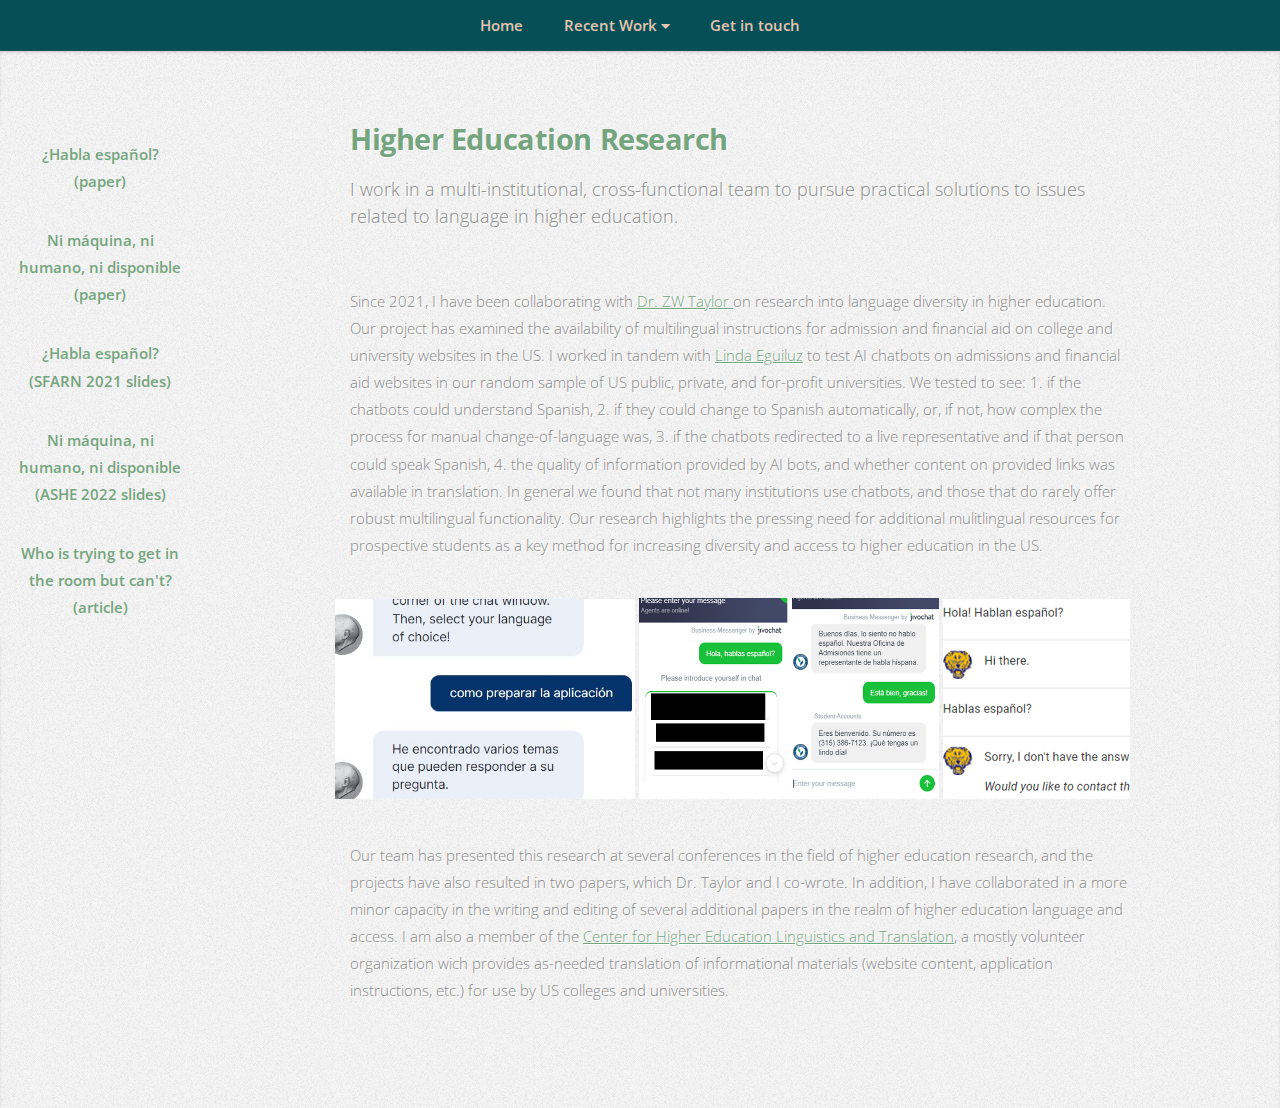
<file: highered.html>
<!DOCTYPE HTML>
<!--
	Miniport by HTML5 UP
	html5up.net | @ajlkn
	Free for personal and commercial use under the CCA 3.0 license (html5up.net/license)
-->
<html>
	<head>
		<title>Paige Erin Wheeler</title>
		<meta charset="utf-8" />
		<meta name="viewport" content="width=device-width, initial-scale=1, user-scalable=no" />
		<link rel="stylesheet" href="assets/css/main.css" />
	</head>
	<body class="is-preload">

		<!-- Nav -->
		<nav id="nav">
			<ul class="container">
				<li><a href="./index.html">Home</a></li>
				<li>
					<div class="dropdown">
						<a class="dropbtn" href="#portfolio"> Recent Work
							<i class="fa fa-caret-down"></i>
						</a>
						<div class = "dropdown-content"> 
							<a href="./teaching.html">Curriculum Design</a>
							<a href="./enenlhet.html">Quantitative Research</a>
							<a href="./gsa.html">Student Advocacy</a>
							<a href="./angaite.html">Qualitative Research </a>
							<a href="./highered.html">AI in Higher Ed</a>
							<a href="./editing.html">Technical Writing</a>	
						</div>
					</div>
				</li>
				<li><a href="./index.html#contact">Get in touch </a></li>
			</ul>
		</nav>

		<!-- Higher Ed Research -->
			<article id="highered" class="wrapper style5">
				<div class="sidebar">
					<a href="./files/Tayloretal2021.pdf">¿Habla español? (paper)</a>
					<a href="./files/Tayloretal2022.pdf">Ni máquina, ni humano, ni disponible (paper)</a>
					<a href="./files/SFARN 2021.pdf">¿Habla español? (SFARN 2021 slides)</a>
					<a href="./files/ASHE-Chatbots.pdf">Ni máquina, ni humano, ni disponible (ASHE 2022 slides)</a>
					<a href="https://issuu.com/aaua10/docs/jhem_38_1_2023_ ">Who is trying to get in the room but can't? (article)</a>
				</div>

				<div class="content">
					<header>
						<h2>Higher Education Research</h2>
						<p>I work in a multi-institutional, cross-functional team to pursue practical solutions to issues related to language in higher education. </p>
					</header>
					<div class="row">
					<p> Since 2021, I have been collaborating with <a href="https://www.usm.edu/faculty-directory/profile.php?id=2376842">Dr. ZW Taylor </a> on research into language diversity in higher education. 
					Our project has examined the availability of multilingual instructions for admission and financial aid on college and university websites in the US. 
					I worked in tandem with <a href="https://www.linkedin.com/in/linda-eguiluz/">Linda Eguiluz</a> to test AI chatbots on admissions and financial aid websites in our random sample of US public, private, and for-profit universities. 
					We tested to see: 1. if the chatbots could understand Spanish, 2. if they could change to Spanish automatically, or, if not, how complex the process for manual change-of-language was, 3. if the chatbots redirected to a live representative and if that person could speak Spanish, 
					4. the quality of information provided by AI bots, and whether content on provided links was available in translation. 
					In general we found that not many institutions use chatbots, and those that do rarely offer robust multilingual functionality. 
					Our research highlights the pressing need for additional mulitlingual resources for prospective students as a key method for increasing diversity and access to higher education in the US. 
				</p>
					
				<div class="scroll-container">
					<img src="./images/chatbot.jpg" alt="Screenshot of a conversation with a chatbot. The user says 'como preparar la aplicación', the chatbot replies 'he encontrado varios temas que pueden responder a su pregunta' " width= "300"> 
				<img src="./images/chatbot2.png" alt="Screenshot of a conversation with a chatbot. The user says 'hola hablas español?'. The bot replies 'Buenos dias, lo siento no hablo español. Nuestra Oficina de Admisiones tiene un representante de habla español.' The user replies 'Está bien, gracias'. The bot replies 'Eres bienvenido. Su número es 315 386 7123. Que tengas un lindo día!'" width= "300"> 
				 <img src="./images/chatbot3.png" alt="Screenshot of a covnersation with a chatbot. The user says 'hola! Hablan español?' The bot replies 'Hi there'. The user says 'hablas español?' The bot replies 'sorry, I don't have the answer to that. Would you like to contact the office?'" width="300"> 
				  <img src="./images/chatbot4.png" alt="Screenshot of a conversation in Facebook messenger. The user says 'habla español?' The representative replies 'Sí! Qué podamos ayudarte?' Perdón por la respuesta tardía, estábamos fuera de la oficina'. The user says 'me podría explicar cómo solicitar financial aid?'. The representative replies 'Sí! Pero, quieres tomar clases en espanõl o en inglés?' THe user replies 'es posible hacer los dos?'" width= "300"> 

				</div>

					<p>
						Our team has presented this research at several conferences in the field of higher education research, and the projects have also resulted in two papers, which Dr. Taylor and I co-wrote. 
						In addition, I have collaborated in a more minor capacity in the writing and editing of several additional papers in the realm of higher education language and access. 
						I am also a member of the <a href=" https://www.linkedin.com/in/chelteducation/">Center for Higher Education Linguistics and Translation</a>, a mostly volunteer organization wich provides as-needed translation of informational materials (website content, application instructions, etc.) for use by US colleges and universities. 

					</p>
					</div>
				</div>
			</article>

		<!-- Scripts -->
			<script src="assets/js/jquery.min.js"></script>
			<script src="assets/js/jquery.scrolly.min.js"></script>
			<script src="assets/js/browser.min.js"></script>
			<script src="assets/js/breakpoints.min.js"></script>
			<script src="assets/js/util.js"></script>
			<script src="assets/js/main.js"></script>

	</body>
</html>
</file>
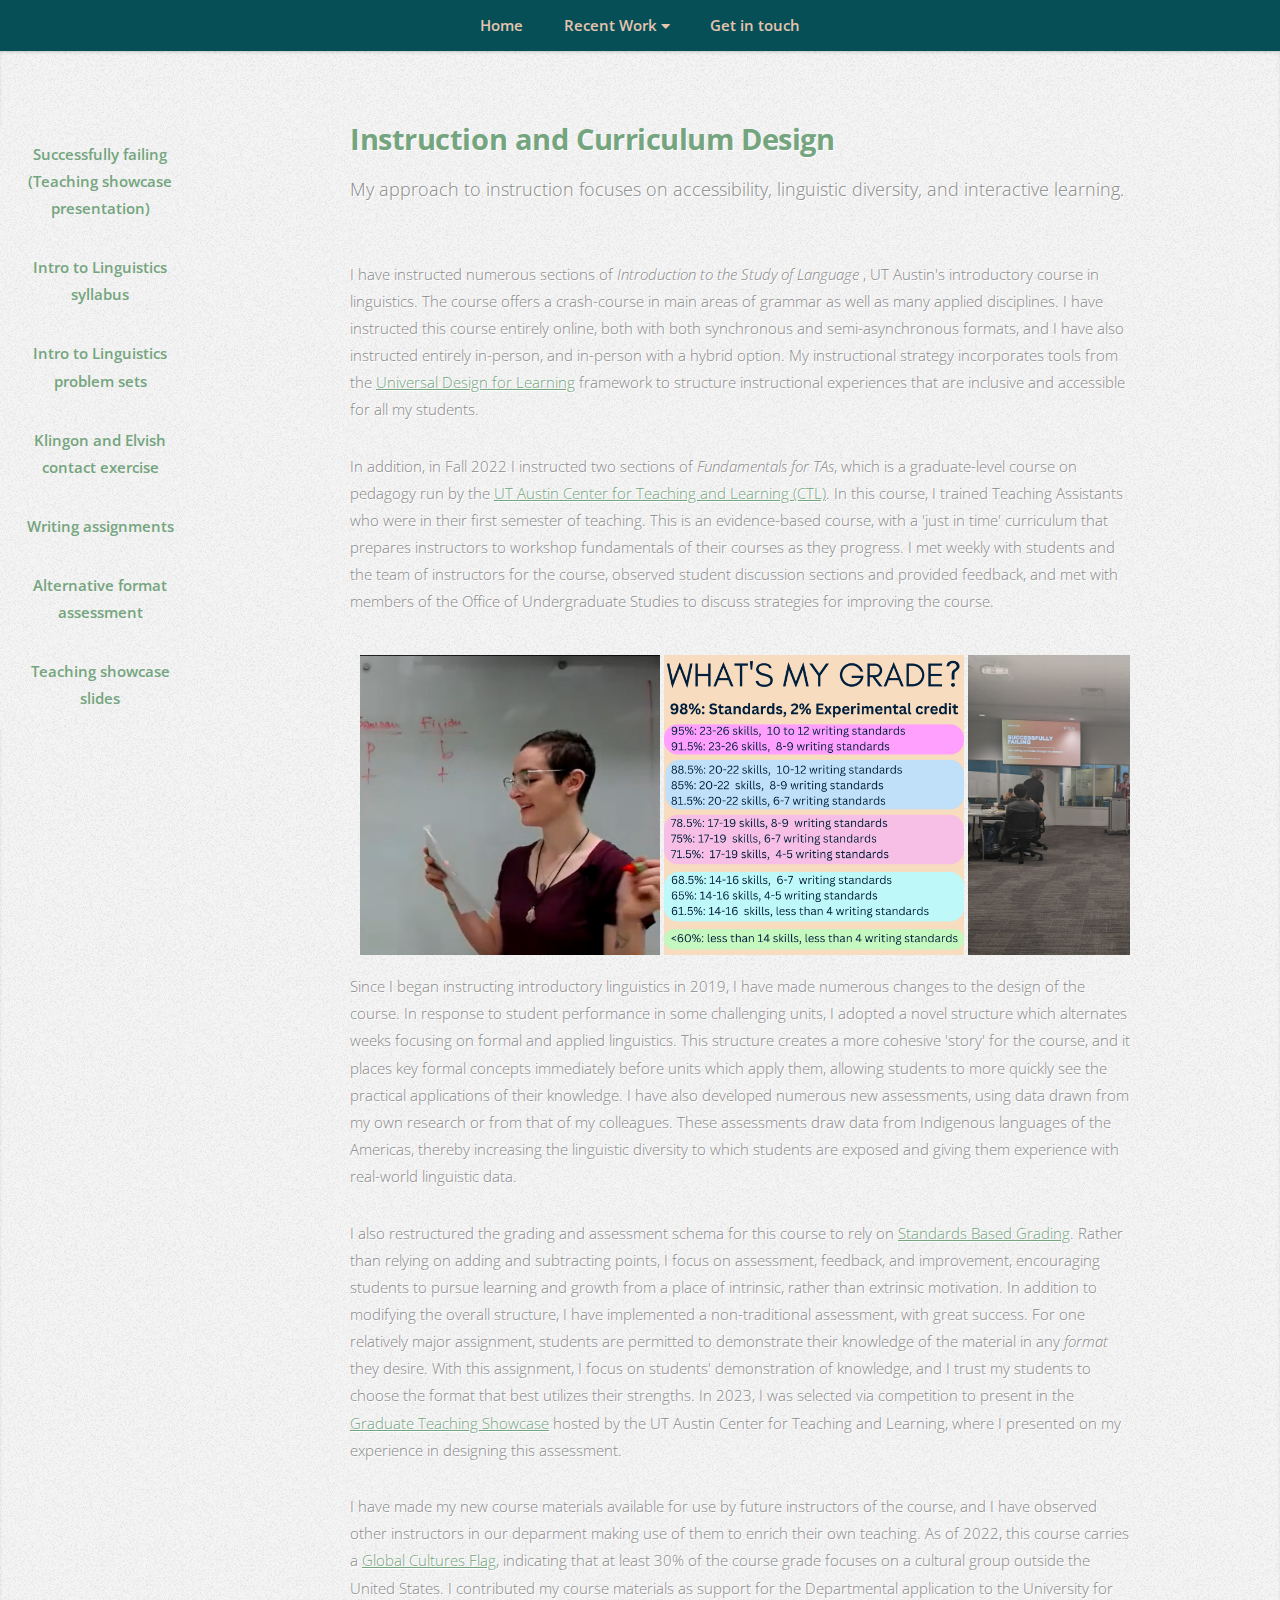
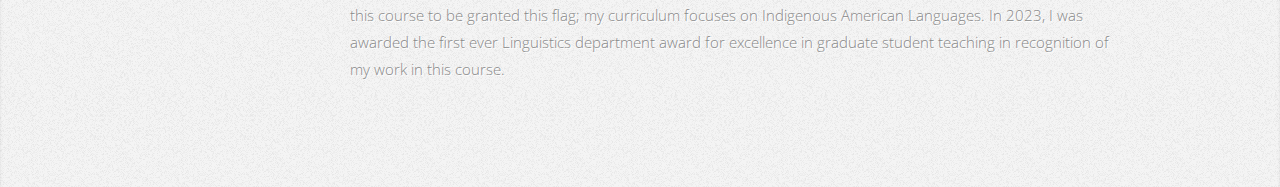
<file: teaching.html>
<!DOCTYPE HTML>
<!--
	Miniport by HTML5 UP
	html5up.net | @ajlkn
	Free for personal and commercial use under the CCA 3.0 license (html5up.net/license)
-->
<html>
	<head>
		<title>Paige Erin Wheeler</title>
		<meta charset="utf-8" />
		<meta name="viewport" content="width=device-width, initial-scale=1, user-scalable=no" />
		<link rel="stylesheet" href="assets/css/main.css" />
	</head>
	<body class="is-preload">

		<!-- Nav -->
		<nav id="nav">
			<ul class="container">
				<li><a href="./index.html">Home</a></li>
				<li>
					<div class="dropdown">
						<a class="dropbtn" href="#portfolio"> Recent Work
							<i class="fa fa-caret-down"></i>
						</a>
						<div class = "dropdown-content"> 
							<a href="./teaching.html">Curriculum Design</a>
							<a href="./enenlhet.html">Quantitative Research</a>
							<a href="./gsa.html">Student Advocacy</a>
							<a href="./angaite.html">Qualitative Research </a>
							<a href="./highered.html">AI in Higher Ed</a>
							<a href="./editing.html">Technical Writing</a>	
						</div>
					</div>
				</li>
				<li><a href="./index.html#contact">Get in touch </a></li>
			</ul>
		</nav>

		<!-- Teaching -->
			<article id="teaching" class="wrapper style5">
				<div class="sidebar">
					<a href="https://vimeo.com/showcase/5940234"> Successfully failing (Teaching showcase presentation)</a> 
					<a href="./files/Syllabus_SPR2023.pdf">Intro to Linguistics syllabus</a>
					<a href="./files/306_Assessments.pdf">Intro to Linguistics problem sets</a>
					<a href="./files/Klingon_Elvish_Contact.pdf">Klingon and Elvish contact exercise</a>
					<a href="./files/Reflection_Paper.pdf">Writing assignments</a>
					<a href="./files/Alternative_Assessment_Format.pdf">Alternative format assessment</a>
					<a href="./files/Teaching_Showcase_2023.pdf"> Teaching showcase slides</a>
				</div>

				<div class="content">
					<header>
						<h2>Instruction and Curriculum Design</h2>
						<p>My approach to instruction focuses on accessibility, linguistic diversity, and interactive learning.</p>
					</header>
		
					<p> I have instructed numerous sections of <i> Introduction to the Study of Language </i>, UT Austin's introductory course in linguistics. 
					The course offers a crash-course in main areas of grammar as well as many applied disciplines.
					I have instructed this course entirely online, both with both synchronous and semi-asynchronous formats, and I have also instructed entirely in-person, and in-person with a hybrid option.
					My instructional strategy incorporates tools from the <a href="https://udlguidelines.cast.org/">Universal Design for Learning</a> framework to structure instructional experiences that are inclusive and accessible for all my students.</p>
					
					<p>In addition, in Fall 2022 I instructed two sections of <i>Fundamentals for TAs</i>, which is a graduate-level course on pedagogy run by the <a href="https://ctl.utexas.edu/programs-initiatives/graduate-student-development">UT Austin Center for Teaching and Learning (CTL)</a>. 
						In this course, I trained Teaching Assistants who were in their first semester of teaching. This is an evidence-based course, with a 'just in time' curriculum that prepares instructors to workshop fundamentals of their courses as they progress. 
						I met weekly with students and the team of instructors for the course, observed student discussion sections and provided feedback, and met with members of the Office of Undergraduate Studies to discuss strategies for improving the course. 
						</p>

					<div class="scroll-container">
						<img src="./images/teaching1.jpg" alt="A white woman with short hair in front of a whiteboard. She is turned sideways, holding a marker in one hand and a paper in the other" width= "300"> 
					<img src="./images/grading.png" alt="Colorful chart showing standards-based alternative grading scheme" width= "300"> 
					 <img src="./images/teaching_showcase.jpg" alt="A white woman in a dress presenting in front of a slideshow with a slide reading 'Successfully Failing'. The picture was clearly taken from the back of the audience" width= "300"> 
					  <img src="./images/resources.png" alt="List of university resources for students on a burnt orange background" width="300"> 
					  <img src="./images/teaching_showcase2.jpg" alt="A row of people standing listening to a presenter speak under a slide reading 'Congratulations!!'" width= "300"> 

					</div>
					
					<p>Since I began instructing introductory linguistics in 2019, I have made numerous changes to the design of the course. 
						In response to student performance in some challenging units, I adopted a novel structure which alternates weeks focusing on formal and applied linguistics. 
						This structure creates a more cohesive 'story' for the course, and it places key formal concepts immediately before units which apply them, allowing students to more quickly see the practical applications of their knowledge. 
						I have also developed numerous new assessments, using data drawn from my own research or from that of my colleagues. 
						These assessments draw data from Indigenous languages of the Americas, thereby increasing the linguistic diversity to which students are exposed and giving them experience with real-world linguistic data.
					</p>

					<p> I also restructured the grading and assessment schema for this course to rely on <a href = "https://gradingforgrowth.com/p/standards-and-contracts-and-competency?utm_source=%2Fsearch%2Fstandards%2520based%2520grading&utm_medium=reader2">Standards Based Grading</a>.
						Rather than relying on adding and subtracting points, I focus on assessment, feedback, and improvement, encouraging students to pursue learning and growth from a place of intrinsic, rather than extrinsic motivation. 
						In addition to modifying the overall structure, I have implemented a non-traditional assessment, with great success. For one relatively major assignment, students are permitted to demonstrate their knowledge of the material in any <i>format</i> they desire. 
						With this assignment, I focus on students' demonstration of knowledge, and I trust my students to choose the format that best utilizes their strengths. 
						In 2023, I was selected via competition to present in the <a href="https://ctl.utexas.edu/programs-initiatives/graduate-student-development">Graduate Teaching Showcase</a> hosted by the UT Austin Center for Teaching and Learning, where I presented on my experience in designing this assessment.   
					</p>
					<p>
						I have made my new course materials available for use by future instructors of the course, and I have observed other instructors in our deparment making use of them to enrich their own teaching. 
						 As of 2022, this course carries a <a href= "https://ugs.utexas.edu/flags/students/about/global-cultures">Global Cultures Flag</a>, indicating that at least 30% of the course grade focuses on a cultural group outside the United States. 
						I contributed my course materials as support for the Departmental application to the University for this course to be granted this flag; my curriculum focuses on Indigenous American Languages. 
						In 2023, I was awarded the first ever Linguistics department award for excellence in graduate student teaching in recognition of my work in this course. 
					</p>
					
					
				</div>

				
			</article>


		<!-- Scripts -->
			<script src="assets/js/jquery.min.js"></script>
			<script src="assets/js/jquery.scrolly.min.js"></script>
			<script src="assets/js/browser.min.js"></script>
			<script src="assets/js/breakpoints.min.js"></script>
			<script src="assets/js/util.js"></script>
			<script src="assets/js/main.js"></script>

	</body>
</html>
</file>
<file: assets/css/main.css>
@import url("https://fonts.googleapis.com/css?family=Open+Sans:300,300italic,600,600italic,700");
@import url("fontawesome-all.min.css");

/*
	Miniport by HTML5 UP
	html5up.net | @ajlkn
	Free for personal and commercial use under the CCA 3.0 license (html5up.net/license)
*/

html, body, div, span, applet, object,
iframe, h1, h2, h3, h4, h5, h6, p, blockquote,
pre, a, abbr, acronym, address, big, cite,
code, del, dfn, em, img, ins, kbd, q, s, samp,
small, strike, strong, sub, sup, tt, var, b,
u, i, center, dl, dt, dd, ol, ul, li, fieldset,
form, label, legend, table, caption, tbody,
tfoot, thead, tr, th, td, article, aside,
canvas, details, embed, figure, figcaption,
footer, header, hgroup, menu, nav, output, ruby,
section, summary, time, mark, audio, video {
	margin: 0;
	padding: 0;
	border: 0;
	font-size: 100%;
	font: inherit;
	vertical-align: baseline;}

article, aside, details, figcaption, figure,
footer, header, hgroup, menu, nav, section {
	display: block;}

body {
	line-height: 1;
}

ol, ul {
	list-style: none;
}

blockquote, q {
	quotes: none;
}

	blockquote:before, blockquote:after, q:before, q:after {
		content: '';
		content: none;
	}

table {
	border-collapse: collapse;
	border-spacing: 0;
}

body {
	-webkit-text-size-adjust: none;
}

mark {
	background-color: transparent;
	color: inherit;
}

input::-moz-focus-inner {
	border: 0;
	padding: 0;
}

input, select, textarea {
	-moz-appearance: none;
	-webkit-appearance: none;
	-ms-appearance: none;
	appearance: none;
}

/* Basic */

	html {
		box-sizing: border-box;
	}

	*, *:before, *:after {
		box-sizing: inherit;
	}

	body {
		padding-top: 3.5em;
	}

		body.is-preload *, body.is-preload *:before, body.is-preload *:after {
			-moz-animation: none !important;
			-webkit-animation: none !important;
			-ms-animation: none !important;
			animation: none !important;
			-moz-transition: none !important;
			-webkit-transition: none !important;
			-ms-transition: none !important;
			transition: none !important;
		}

	body, input, textarea, select {
		font-family: 'Open Sans', sans-serif;
		line-height: 1.85em;
		color: #888;
		font-weight: 300;
		font-size: 13pt;
	}

	a {
		-moz-transition: color .2s ease-in-out;
		-webkit-transition: color .2s ease-in-out;
		-ms-transition: color .2s ease-in-out;
		transition: color .2s ease-in-out;
		color: #74a57f;
		text-decoration: underline;
	}

		a:hover {
			color: #9ece9a !important;
		}

		a img {
			border: 0;
		}

	b, strong {
		font-weight: 600;
		color: #3e3e3e;
	}

	i, em {
		font-style: italic;
	}

	sub {
		position: relative;
		top: 0.5em;
		font-size: 0.8em;
	}

	sup {
		position: relative;
		top: -0.5em;
		font-size: 0.8em;
	}

	blockquote {
		border-left: solid 0.75em #eee;
		padding: 1em 0 1em 1.5em;
		font-style: italic;
	}

	h1, h2, h3, h4, h5, h6 {
		color: #74a57f;
		margin: 0 0 0.75em 0;
	}

	h1 a, h2 a, h3 a, h4 a, h5 a, h6 a {
		text-decoration: none;
		color: inherit;
	}

	h2, h3, h4, h5, h6 {
		font-weight: 700;
	}

	h1 {
		font-size: 3.25em;
		letter-spacing: -0.025em;
		font-weight: 300;
	}

		h1 strong {
			font-weight: 700;
		}

	h2 {
		font-size: 2em;
		letter-spacing: -0.015em;
	}

	h3 {
		font-size: 1.5em;
		letter-spacing: -0.015em;
	}

	em, i {
		font-style: italic;
	}

	br.clear {
		clear: both;
	}

	hr {
		border: 0;
		border-top: solid 1px #444;
		border-top-color: rgba(0, 0, 0, 0.35);
		box-shadow: 0px 1px 0px 0px rgba(255, 255, 255, 0.1);
		height: 1px;
		margin: 3em 0;
	}

	p, ul, ol, dl, table {
		margin-bottom: 2em;
	}

	.ipa {
		font-family: Arial, Helvetica, sans-serif;
		font-size: 0.9em;
		font-weight: 30; 
	}

	header {
		margin: 0 0 3em 0;
	}

		header > p {
			font-size: 1.25em;
			margin: 0;
		}

	footer {
		margin: 3em 0 0 0;
	}

		footer > p {
			font-size: 1.25em;
		}



/* Container */

	.container {
		margin: 0 auto;
		max-width: calc(100% - 50px);
		width: 1200px;
	}
	
		.container.medium {
			width: 900px;
		}

		@media screen and (max-width: 1680px) {

			.container {
				width: 1200px;
			}

				.container.medium {
					width: 900px;
				}

		}

		@media screen and (max-width: 1280px) {

			.container {
				width: 960px;
			}

				.container.medium {
					width: 720px;
				}

		}

		@media screen and (max-width: 980px) {

			.container {
				width: 100%;
			}

				.container.medium {
					width: 75%;
				}

		}

		@media screen and (max-width: 736px) {

			.container {
				width: 100%;
				max-width: calc(100% - 30px);
			}

				.container.medium {
					width: 100%;
				}

		}

/* Row */

	.row {
		display: flex;
		flex-wrap: wrap;
		box-sizing: border-box;
		align-items: stretch;
	}

		.row > * {
			box-sizing: border-box;
		}

		.row.gtr-uniform > * > :last-child {
			margin-bottom: 0;
		}

		.row.aln-left {
			justify-content: flex-start;
		}

		.row.aln-center {
			justify-content: center;
		}

		.row.aln-right {
			justify-content: flex-end;
		}

		.row.aln-top {
			align-items: flex-start;
		}

		.row.aln-middle {
			align-items: center;
		}

		.row.aln-bottom {
			align-items: flex-end;
		}

		.row > .imp {
			order: -1;
		}

		.row > .col-1 {
			width: 8.33333%;
		}

		.row > .off-1 {
			margin-left: 8.33333%;
		}

		.row > .col-2 {
			width: 16.66667%;
		}

		.row > .off-2 {
			margin-left: 16.66667%;
		}

		.row > .col-3 {
			width: 25%;
		}

		.row > .off-3 {
			margin-left: 25%;
		}

		.row > .col-4 {
			width: 33.33333%;
		}

		.row > .off-4 {
			margin-left: 33.33333%;
		}

		.row > .col-5 {
			width: 41.66667%;
		}

		.row > .off-5 {
			margin-left: 41.66667%;
		}

		.row > .col-6 {
			width: 50%;
		}

		.row > .off-6 {
			margin-left: 50%;
		}

		.row > .col-7 {
			width: 58.33333%;
		}

		.row > .off-7 {
			margin-left: 58.33333%;
		}

		.row > .col-8 {
			width: 66.66667%;
		}

		.row > .off-8 {
			margin-left: 66.66667%;
		}

		.row > .col-9 {
			width: 75%;
		}

		.row > .off-9 {
			margin-left: 75%;
		}

		.row > .col-10 {
			width: 83.33333%;
		}

		.row > .off-10 {
			margin-left: 83.33333%;
		}

		.row > .col-11 {
			width: 91.66667%;
		}

		.row > .off-11 {
			margin-left: 91.66667%;
		}

		.row > .col-12 {
			width: 100%;
		}

		.row > .off-12 {
			margin-left: 100%;
		}

		.row.gtr-0 {
			margin-top: 0px;
			margin-left: 0px;
		}

			.row.gtr-0 > * {
				padding: 0px 0 0 0px;
			}

			.row.gtr-0.gtr-uniform {
				margin-top: 0px;
			}

				.row.gtr-0.gtr-uniform > * {
					padding-top: 0px;
				}

		.row.gtr-25 {
			margin-top: -6.25px;
			margin-left: -6.25px;
		}

			.row.gtr-25 > * {
				padding: 6.25px 0 0 6.25px;
			}

			.row.gtr-25.gtr-uniform {
				margin-top: -6.25px;
			}

				.row.gtr-25.gtr-uniform > * {
					padding-top: 6.25px;
				}

		.row.gtr-50 {
			margin-top: -12.5px;
			margin-left: -12.5px;
		}

			.row.gtr-50 > * {
				padding: 12.5px 0 0 12.5px;
			}

			.row.gtr-50.gtr-uniform {
				margin-top: -12.5px;
			}

				.row.gtr-50.gtr-uniform > * {
					padding-top: 12.5px;
				}

		.row {
			margin-top: -25px;
			margin-left: -25px;
		}

			.row > * {
				padding: 25px 0 0 25px;
			}

			.row.gtr-uniform {
				margin-top: -25px;
			}

				.row.gtr-uniform > * {
					padding-top: 25px;
				}

		.row.gtr-150 {
			margin-top: -37.5px;
			margin-left: -37.5px;
		}

			.row.gtr-150 > * {
				padding: 37.5px 0 0 37.5px;
			}

			.row.gtr-150.gtr-uniform {
				margin-top: -37.5px;
			}

				.row.gtr-150.gtr-uniform > * {
					padding-top: 37.5px;
				}

		.row.gtr-200 {
			margin-top: -50px;
			margin-left: -50px;
		}

			.row.gtr-200 > * {
				padding: 50px 0 0 50px;
			}

			.row.gtr-200.gtr-uniform {
				margin-top: -50px;
			}

				.row.gtr-200.gtr-uniform > * {
					padding-top: 50px;
				}

		@media screen and (max-width: 1680px) {

			.row {
				display: flex;
				flex-wrap: wrap;
				box-sizing: border-box;
				align-items: stretch;
			}

				.row > * {
					box-sizing: border-box;
				}

				.row.gtr-uniform > * > :last-child {
					margin-bottom: 0;
				}

				.row.aln-left {
					justify-content: flex-start;
				}

				.row.aln-center {
					justify-content: center;
				}

				.row.aln-right {
					justify-content: flex-end;
				}

				.row.aln-top {
					align-items: flex-start;
				}

				.row.aln-middle {
					align-items: center;
				}

				.row.aln-bottom {
					align-items: flex-end;
				}

				.row > .imp-xlarge {
					order: -1;
				}

				.row > .col-1-xlarge {
					width: 8.33333%;
				}

				.row > .off-1-xlarge {
					margin-left: 8.33333%;
				}

				.row > .col-2-xlarge {
					width: 16.66667%;
				}

				.row > .off-2-xlarge {
					margin-left: 16.66667%;
				}

				.row > .col-3-xlarge {
					width: 25%;
				}

				.row > .off-3-xlarge {
					margin-left: 25%;
				}

				.row > .col-4-xlarge {
					width: 33.33333%;
				}

				.row > .off-4-xlarge {
					margin-left: 33.33333%;
				}

				.row > .col-5-xlarge {
					width: 41.66667%;
				}

				.row > .off-5-xlarge {
					margin-left: 41.66667%;
				}

				.row > .col-6-xlarge {
					width: 50%;
				}

				.row > .off-6-xlarge {
					margin-left: 50%;
				}

				.row > .col-7-xlarge {
					width: 58.33333%;
				}

				.row > .off-7-xlarge {
					margin-left: 58.33333%;
				}

				.row > .col-8-xlarge {
					width: 66.66667%;
				}

				.row > .off-8-xlarge {
					margin-left: 66.66667%;
				}

				.row > .col-9-xlarge {
					width: 75%;
				}

				.row > .off-9-xlarge {
					margin-left: 75%;
				}

				.row > .col-10-xlarge {
					width: 83.33333%;
				}

				.row > .off-10-xlarge {
					margin-left: 83.33333%;
				}

				.row > .col-11-xlarge {
					width: 91.66667%;
				}

				.row > .off-11-xlarge {
					margin-left: 91.66667%;
				}

				.row > .col-12-xlarge {
					width: 100%;
				}

				.row > .off-12-xlarge {
					margin-left: 100%;
				}

				.row.gtr-0 {
					margin-top: 0px;
					margin-left: 0px;
				}

					.row.gtr-0 > * {
						padding: 0px 0 0 0px;
					}

					.row.gtr-0.gtr-uniform {
						margin-top: 0px;
					}

						.row.gtr-0.gtr-uniform > * {
							padding-top: 0px;
						}

				.row.gtr-25 {
					margin-top: -6.25px;
					margin-left: -6.25px;
				}

					.row.gtr-25 > * {
						padding: 6.25px 0 0 6.25px;
					}

					.row.gtr-25.gtr-uniform {
						margin-top: -6.25px;
					}

						.row.gtr-25.gtr-uniform > * {
							padding-top: 6.25px;
						}

				.row.gtr-50 {
					margin-top: -12.5px;
					margin-left: -12.5px;
				}

					.row.gtr-50 > * {
						padding: 12.5px 0 0 12.5px;
					}

					.row.gtr-50.gtr-uniform {
						margin-top: -12.5px;
					}

						.row.gtr-50.gtr-uniform > * {
							padding-top: 12.5px;
						}

				.row {
					margin-top: -25px;
					margin-left: -25px;
				}

					.row > * {
						padding: 25px 0 0 25px;
					}

					.row.gtr-uniform {
						margin-top: -25px;
					}

						.row.gtr-uniform > * {
							padding-top: 25px;
						}

				.row.gtr-150 {
					margin-top: -37.5px;
					margin-left: -37.5px;
				}

					.row.gtr-150 > * {
						padding: 37.5px 0 0 37.5px;
					}

					.row.gtr-150.gtr-uniform {
						margin-top: -37.5px;
					}

						.row.gtr-150.gtr-uniform > * {
							padding-top: 37.5px;
						}

				.row.gtr-200 {
					margin-top: -50px;
					margin-left: -50px;
				}

					.row.gtr-200 > * {
						padding: 50px 0 0 50px;
					}

					.row.gtr-200.gtr-uniform {
						margin-top: -50px;
					}

						.row.gtr-200.gtr-uniform > * {
							padding-top: 50px;
						}

		}

		@media screen and (max-width: 1280px) {

			.row {
				display: flex;
				flex-wrap: wrap;
				box-sizing: border-box;
				align-items: stretch;
			}

				.row > * {
					box-sizing: border-box;
				}

				.row.gtr-uniform > * > :last-child {
					margin-bottom: 0;
				}

				.row.aln-left {
					justify-content: flex-start;
				}

				.row.aln-center {
					justify-content: center;
				}

				.row.aln-right {
					justify-content: flex-end;
				}

				.row.aln-top {
					align-items: flex-start;
				}

				.row.aln-middle {
					align-items: center;
				}

				.row.aln-bottom {
					align-items: flex-end;
				}

				.row > .imp-large {
					order: -1;
				}

				.row > .col-1-large {
					width: 8.33333%;
				}

				.row > .off-1-large {
					margin-left: 8.33333%;
				}

				.row > .col-2-large {
					width: 16.66667%;
				}

				.row > .off-2-large {
					margin-left: 16.66667%;
				}

				.row > .col-3-large {
					width: 25%;
				}

				.row > .off-3-large {
					margin-left: 25%;
				}

				.row > .col-4-large {
					width: 33.33333%;
				}

				.row > .off-4-large {
					margin-left: 33.33333%;
				}

				.row > .col-5-large {
					width: 41.66667%;
				}

				.row > .off-5-large {
					margin-left: 41.66667%;
				}

				.row > .col-6-large {
					width: 50%;
				}

				.row > .off-6-large {
					margin-left: 50%;
				}

				.row > .col-7-large {
					width: 58.33333%;
				}

				.row > .off-7-large {
					margin-left: 58.33333%;
				}

				.row > .col-8-large {
					width: 66.66667%;
				}

				.row > .off-8-large {
					margin-left: 66.66667%;
				}

				.row > .col-9-large {
					width: 75%;
				}

				.row > .off-9-large {
					margin-left: 75%;
				}

				.row > .col-10-large {
					width: 83.33333%;
				}

				.row > .off-10-large {
					margin-left: 83.33333%;
				}

				.row > .col-11-large {
					width: 91.66667%;
				}

				.row > .off-11-large {
					margin-left: 91.66667%;
				}

				.row > .col-12-large {
					width: 100%;
				}

				.row > .off-12-large {
					margin-left: 100%;
				}

				.row.gtr-0 {
					margin-top: 0px;
					margin-left: 0px;
				}

					.row.gtr-0 > * {
						padding: 0px 0 0 0px;
					}

					.row.gtr-0.gtr-uniform {
						margin-top: 0px;
					}

						.row.gtr-0.gtr-uniform > * {
							padding-top: 0px;
						}

				.row.gtr-25 {
					margin-top: -6.25px;
					margin-left: -6.25px;
				}

					.row.gtr-25 > * {
						padding: 6.25px 0 0 6.25px;
					}

					.row.gtr-25.gtr-uniform {
						margin-top: -6.25px;
					}

						.row.gtr-25.gtr-uniform > * {
							padding-top: 6.25px;
						}

				.row.gtr-50 {
					margin-top: -12.5px;
					margin-left: -12.5px;
				}

					.row.gtr-50 > * {
						padding: 12.5px 0 0 12.5px;
					}

					.row.gtr-50.gtr-uniform {
						margin-top: -12.5px;
					}

						.row.gtr-50.gtr-uniform > * {
							padding-top: 12.5px;
						}

				.row {
					margin-top: -25px;
					margin-left: -25px;
				}

					.row > * {
						padding: 25px 0 0 25px;
					}

					.row.gtr-uniform {
						margin-top: -25px;
					}

						.row.gtr-uniform > * {
							padding-top: 25px;
						}

				.row.gtr-150 {
					margin-top: -37.5px;
					margin-left: -37.5px;
				}

					.row.gtr-150 > * {
						padding: 37.5px 0 0 37.5px;
					}

					.row.gtr-150.gtr-uniform {
						margin-top: -37.5px;
					}

						.row.gtr-150.gtr-uniform > * {
							padding-top: 37.5px;
						}

				.row.gtr-200 {
					margin-top: -50px;
					margin-left: -50px;
				}

					.row.gtr-200 > * {
						padding: 50px 0 0 50px;
					}

					.row.gtr-200.gtr-uniform {
						margin-top: -50px;
					}

						.row.gtr-200.gtr-uniform > * {
							padding-top: 50px;
						}

		}

		@media screen and (max-width: 980px) {

			.row {
				display: flex;
				flex-wrap: wrap;
				box-sizing: border-box;
				align-items: stretch;
			}

				.row > * {
					box-sizing: border-box;
				}

				.row.gtr-uniform > * > :last-child {
					margin-bottom: 0;
				}

				.row.aln-left {
					justify-content: flex-start;
				}

				.row.aln-center {
					justify-content: center;
				}

				.row.aln-right {
					justify-content: flex-end;
				}

				.row.aln-top {
					align-items: flex-start;
				}

				.row.aln-middle {
					align-items: center;
				}

				.row.aln-bottom {
					align-items: flex-end;
				}

				.row > .imp-medium {
					order: -1;
				}

				.row > .col-1-medium {
					width: 8.33333%;
				}

				.row > .off-1-medium {
					margin-left: 8.33333%;
				}

				.row > .col-2-medium {
					width: 16.66667%;
				}

				.row > .off-2-medium {
					margin-left: 16.66667%;
				}

				.row > .col-3-medium {
					width: 25%;
				}

				.row > .off-3-medium {
					margin-left: 25%;
				}

				.row > .col-4-medium {
					width: 33.33333%;
				}

				.row > .off-4-medium {
					margin-left: 33.33333%;
				}

				.row > .col-5-medium {
					width: 41.66667%;
				}

				.row > .off-5-medium {
					margin-left: 41.66667%;
				}

				.row > .col-6-medium {
					width: 50%;
				}

				.row > .off-6-medium {
					margin-left: 50%;
				}

				.row > .col-7-medium {
					width: 58.33333%;
				}

				.row > .off-7-medium {
					margin-left: 58.33333%;
				}

				.row > .col-8-medium {
					width: 66.66667%;
				}

				.row > .off-8-medium {
					margin-left: 66.66667%;
				}

				.row > .col-9-medium {
					width: 75%;
				}

				.row > .off-9-medium {
					margin-left: 75%;
				}

				.row > .col-10-medium {
					width: 83.33333%;
				}

				.row > .off-10-medium {
					margin-left: 83.33333%;
				}

				.row > .col-11-medium {
					width: 91.66667%;
				}

				.row > .off-11-medium {
					margin-left: 91.66667%;
				}

				.row > .col-12-medium {
					width: 100%;
				}

				.row > .off-12-medium {
					margin-left: 100%;
				}

				.row.gtr-0 {
					margin-top: 0px;
					margin-left: 0px;
				}

					.row.gtr-0 > * {
						padding: 0px 0 0 0px;
					}

					.row.gtr-0.gtr-uniform {
						margin-top: 0px;
					}

						.row.gtr-0.gtr-uniform > * {
							padding-top: 0px;
						}

				.row.gtr-25 {
					margin-top: -6.25px;
					margin-left: -6.25px;
				}

					.row.gtr-25 > * {
						padding: 6.25px 0 0 6.25px;
					}

					.row.gtr-25.gtr-uniform {
						margin-top: -6.25px;
					}

						.row.gtr-25.gtr-uniform > * {
							padding-top: 6.25px;
						}

				.row.gtr-50 {
					margin-top: -12.5px;
					margin-left: -12.5px;
				}

					.row.gtr-50 > * {
						padding: 12.5px 0 0 12.5px;
					}

					.row.gtr-50.gtr-uniform {
						margin-top: -12.5px;
					}

						.row.gtr-50.gtr-uniform > * {
							padding-top: 12.5px;
						}

				.row {
					margin-top: -25px;
					margin-left: -25px;
				}

					.row > * {
						padding: 25px 0 0 25px;
					}

					.row.gtr-uniform {
						margin-top: -25px;
					}

						.row.gtr-uniform > * {
							padding-top: 25px;
						}

				.row.gtr-150 {
					margin-top: -37.5px;
					margin-left: -37.5px;
				}

					.row.gtr-150 > * {
						padding: 37.5px 0 0 37.5px;
					}

					.row.gtr-150.gtr-uniform {
						margin-top: -37.5px;
					}

						.row.gtr-150.gtr-uniform > * {
							padding-top: 37.5px;
						}

				.row.gtr-200 {
					margin-top: -50px;
					margin-left: -50px;
				}

					.row.gtr-200 > * {
						padding: 50px 0 0 50px;
					}

					.row.gtr-200.gtr-uniform {
						margin-top: -50px;
					}

						.row.gtr-200.gtr-uniform > * {
							padding-top: 50px;
						}

		}

		@media screen and (max-width: 736px) {

			.row {
				display: flex;
				flex-wrap: wrap;
				box-sizing: border-box;
				align-items: stretch;
			}

				.row > * {
					box-sizing: border-box;
				}

				.row.gtr-uniform > * > :last-child {
					margin-bottom: 0;
				}

				.row.aln-left {
					justify-content: flex-start;
				}

				.row.aln-center {
					justify-content: center;
				}

				.row.aln-right {
					justify-content: flex-end;
				}

				.row.aln-top {
					align-items: flex-start;
				}

				.row.aln-middle {
					align-items: center;
				}

				.row.aln-bottom {
					align-items: flex-end;
				}

				.row > .imp-small {
					order: -1;
				}

				.row > .col-1-small {
					width: 8.33333%;
				}

				.row > .off-1-small {
					margin-left: 8.33333%;
				}

				.row > .col-2-small {
					width: 16.66667%;
				}

				.row > .off-2-small {
					margin-left: 16.66667%;
				}

				.row > .col-3-small {
					width: 25%;
				}

				.row > .off-3-small {
					margin-left: 25%;
				}

				.row > .col-4-small {
					width: 33.33333%;
				}

				.row > .off-4-small {
					margin-left: 33.33333%;
				}

				.row > .col-5-small {
					width: 41.66667%;
				}

				.row > .off-5-small {
					margin-left: 41.66667%;
				}

				.row > .col-6-small {
					width: 50%;
				}

				.row > .off-6-small {
					margin-left: 50%;
				}

				.row > .col-7-small {
					width: 58.33333%;
				}

				.row > .off-7-small {
					margin-left: 58.33333%;
				}

				.row > .col-8-small {
					width: 66.66667%;
				}

				.row > .off-8-small {
					margin-left: 66.66667%;
				}

				.row > .col-9-small {
					width: 75%;
				}

				.row > .off-9-small {
					margin-left: 75%;
				}

				.row > .col-10-small {
					width: 83.33333%;
				}

				.row > .off-10-small {
					margin-left: 83.33333%;
				}

				.row > .col-11-small {
					width: 91.66667%;
				}

				.row > .off-11-small {
					margin-left: 91.66667%;
				}

				.row > .col-12-small {
					width: 100%;
				}

				.row > .off-12-small {
					margin-left: 100%;
				}

				.row.gtr-0 {
					margin-top: 0px;
					margin-left: 0px;
				}

					.row.gtr-0 > * {
						padding: 0px 0 0 0px;
					}

					.row.gtr-0.gtr-uniform {
						margin-top: 0px;
					}

						.row.gtr-0.gtr-uniform > * {
							padding-top: 0px;
						}

				.row.gtr-25 {
					margin-top: -3.75px;
					margin-left: -3.75px;
				}

					.row.gtr-25 > * {
						padding: 3.75px 0 0 3.75px;
					}

					.row.gtr-25.gtr-uniform {
						margin-top: -3.75px;
					}

						.row.gtr-25.gtr-uniform > * {
							padding-top: 3.75px;
						}

				.row.gtr-50 {
					margin-top: -7.5px;
					margin-left: -7.5px;
				}

					.row.gtr-50 > * {
						padding: 7.5px 0 0 7.5px;
					}

					.row.gtr-50.gtr-uniform {
						margin-top: -7.5px;
					}

						.row.gtr-50.gtr-uniform > * {
							padding-top: 7.5px;
						}

				.row {
					margin-top: -15px;
					margin-left: -15px;
				}

					.row > * {
						padding: 15px 0 0 15px;
					}

					.row.gtr-uniform {
						margin-top: -15px;
					}

						.row.gtr-uniform > * {
							padding-top: 15px;
						}

				.row.gtr-150 {
					margin-top: -22.5px;
					margin-left: -22.5px;
				}

					.row.gtr-150 > * {
						padding: 22.5px 0 0 22.5px;
					}

					.row.gtr-150.gtr-uniform {
						margin-top: -22.5px;
					}

						.row.gtr-150.gtr-uniform > * {
							padding-top: 22.5px;
						}

				.row.gtr-200 {
					margin-top: -30px;
					margin-left: -30px;
				}

					.row.gtr-200 > * {
						padding: 30px 0 0 30px;
					}

					.row.gtr-200.gtr-uniform {
						margin-top: -30px;
					}

						.row.gtr-200.gtr-uniform > * {
							padding-top: 30px;
						}

		}

/* Form */

	form label {
		color: #3e3e3e;
		font-weight: 700;
		display: block;
		margin: 0 0 0.5em 0;
	}

	form input[type=text],
	form input[type=email],
	form input[type=password],
	form select,
	form textarea {
		-moz-transition: background .2s ease-in-out, box-shadow .2s ease-in-out;
		-webkit-transition: background .2s ease-in-out, box-shadow .2s ease-in-out;
		-ms-transition: background .2s ease-in-out, box-shadow .2s ease-in-out;
		transition: background .2s ease-in-out, box-shadow .2s ease-in-out;
		-webkit-appearance: none;
		display: block;
		border: 0;
		padding: 0.75em;
		font-size: 1em;
		border-radius: 8px;
		border: solid 1px #ddd;
		background: #fff;
		color: #bbb;
		box-shadow: inset 0px 2px 3px 1px rgba(0, 0, 0, 0.05), 0px 1px 0px 0px rgba(255, 255, 255, 0.025);
		width: 100%;
	}

		form input[type=text]:focus,
		form input[type=email]:focus,
		form input[type=password]:focus,
		form select:focus,
		form textarea:focus {
			background: #fafafa;
			box-shadow: inset 0px 2px 5px 0px rgba(0, 0, 0, 0.05), 0px 1px 0px 0px rgba(255, 255, 255, 0.025), inset 0px 0px 2px 1px #43bff0;
		}

	form textarea {
		height: 15em;
	}

	form .actions:last-child {
		margin-bottom: 0;
	}

	form ::-webkit-input-placeholder {
		color: #555 !important;
	}

	form :-moz-placeholder {
		color: #555 !important;
	}

	form ::-moz-placeholder {
		color: #555 !important;
	}

	form :-ms-input-placeholder {
		color: #555 !important;
	}

	form ::-moz-focus-inner {
		border: 0;
	}

/* Tables */

	table {
		width: 100%;
	}

		table.default {
			width: 100%;
		}

			table.default tr {
				border-top: solid 1px #eee;
			}

				table.default tr:first-child {
					border-top: 0;
				}

			table.default td {
				padding: 0.5em 1em 0.5em 1em;
			}

			table.default th {
				text-align: left;
				padding: 0.5em 1em 0.5em 1em;
				font-weight: 600;
				margin: 0 0 1em 0;
			}

			table.default thead {
				background: #4f4f4f;
				color: #fff;
			}

/* Section/Article */

	section, article {
		margin-bottom: 3em;
	}

	section > :last-child,
	article > :last-child,
	section:last-child,
	article:last-child {
		margin-bottom: 0;
	}

/* Image */

	.image {
		display: inline-block;
		position: relative;
	}

		.image img {
			display: block;
			width: 100%;
		}

		.image.fit {
			display: block;
			width: 100%;
		}

		.image.featured {
			display: block;
			width: 100%;
			margin: 0 0 2em 0;
		}

		.image.left {
			float: left;
			margin: 0 2em 2em 0;
		}

		.image.centered {
			display: block;
			margin: 0 0 2em 0;
		}

			.image.centered img {
				margin: 0 auto;
				width: auto;
			}

/* Scrolling image gallery */

div.scroll-container{
	background-image: url("images/bg.png");
	background-color: #f4f4f4;
	overflow: auto;
	white-space: nowrap;
	padding: 10px;
}
/* Button */

	input[type="button"],
	input[type="submit"],
	input[type="reset"],
	button,
	.button {
		background-image: url("images/bg.png"), -moz-linear-gradient(top, rgba(0, 0, 0, 0), rgba(0, 0, 0, 0.2));
		background-image: url("images/bg.png"), -webkit-linear-gradient(top, rgba(0, 0, 0, 0), rgba(0, 0, 0, 0.2));
		background-image: url("images/bg.png"), -ms-linear-gradient(top, rgba(0, 0, 0, 0), rgba(0, 0, 0, 0.2));
		background-image: url("images/bg.png"), linear-gradient(top, rgba(0, 0, 0, 0), rgba(0, 0, 0, 0.2));
		-moz-transition: background-color .2s ease-in-out;
		-webkit-transition: background-color .2s ease-in-out;
		-ms-transition: background-color .2s ease-in-out;
		transition: background-color .2s ease-in-out;
		-webkit-appearance: none;
		position: relative;
		display: inline-block;
		color: #fff !important;
		text-decoration: none;
		font-weight: 700;
		border: 0;
		outline: 0;
		cursor: pointer;
		border-radius: 8px;
		text-shadow: -1px -1px 0.5px rgba(0, 0, 0, 0.5);
		overflow: hidden;
		box-shadow: inset 0px 0px 0px 1px rgba(0, 0, 0, 0.5), inset 0px 2px 1px 0px rgba(255, 255, 255, 0.75);
		background-color: #74a57f;
		padding: .5em 1em .5em 1em;
		font-size: 1.1em;
		max-width: 24em;
	}

		input[type="button"]:hover,
		input[type="submit"]:hover,
		input[type="reset"]:hover,
		button:hover,
		.button:hover {
			background-color: #9ece9a;
			color: #fff !important;
		}

		input[type="button"]:active,
		input[type="submit"]:active,
		input[type="reset"]:active,
		button:active,
		.button:active {
			background-color: #75a57f;
			top: 1px;
		}

		input[type="button"].large,
		input[type="submit"].large,
		input[type="reset"].large,
		button.large,
		.button.large {
			font-size: 1.5em;
			letter-spacing: -0.025em;
		}

		input[type="button"].alt,
		input[type="submit"].alt,
		input[type="reset"].alt,
		button.alt,
		.button.alt {
			background-color: #444;
			box-shadow: inset 0px 0px 0px 1px #242424, inset 0px 2px 1px 0px rgba(255, 255, 255, 0.2);
		}

			input[type="button"].alt:hover,
			input[type="submit"].alt:hover,
			input[type="reset"].alt:hover,
			button.alt:hover,
			.button.alt:hover {
				background-color: #4f4f4f;
				color: #fff !important;
			}

			input[type="button"].alt:active,
			input[type="submit"].alt:active,
			input[type="reset"].alt:active,
			button.alt:active,
			.button.alt:active {
				background-color: #3f3f3f;
			}

/* List */

	ul {
		list-style: disc;
		padding-left: 1em;
	}

		ul li {
			padding-left: 0.5em;
		}

	ol {
		list-style: decimal;
		padding-left: 1.25em;
	}

		ol li {
			padding-left: 0.25em;
		}

/* Social */

	ul.social {
		cursor: default;
		margin: 0;
		list-style: none;
		padding-left: 0;
	}

		ul.social li {
			position: relative;
			display: inline-block;
			margin: 0.25em;
			top: 0;
			padding-left: 0;
		}

			ul.social li a {
				-moz-transition: top .2s ease-in-out;
				-webkit-transition: top .2s ease-in-out;
				-ms-transition: top .2s ease-in-out;
				transition: top .2s ease-in-out;
				display: block;
				width: 48px;
				height: 48px;
				border-radius: 6px;
				top: 0;
				position: relative;
			}

				ul.social li a:before {
					background-image: url("images/bg.png"), -moz-linear-gradient(top, rgba(0, 0, 0, 0), rgba(0, 0, 0, 0.2));
					background-image: url("images/bg.png"), -webkit-linear-gradient(top, rgba(0, 0, 0, 0), rgba(0, 0, 0, 0.2));
					background-image: url("images/bg.png"), -ms-linear-gradient(top, rgba(0, 0, 0, 0), rgba(0, 0, 0, 0.2));
					background-image: url("images/bg.png"), linear-gradient(top, rgba(0, 0, 0, 0), rgba(0, 0, 0, 0.2));
					-moz-transition: background-color .2s ease-in-out;
					-webkit-transition: background-color .2s ease-in-out;
					-ms-transition: background-color .2s ease-in-out;
					transition: background-color .2s ease-in-out;
					background-color: #e4c5af;
					border-radius: 6px;
					box-shadow: inset 0px 0px 0px 1px #282828, inset 0px 2px 1px 0px rgba(255, 255, 255, 0.1);
					color: #2E2E2E !important;
					display: block;
					font-size: 26px;
					height: 48px;
					line-height: 48px;
					text-align: center;
					outline: 0;
					overflow: hidden;
					text-shadow: 1px 1px 0px rgba(255, 255, 255, 0.1);
					width: 48px;
				}

				ul.social li a.fa-twitter {
					background-color: #2DAAE4;
				}

				ul.social li a.fa-facebook-f {
					background-color: #3C5A98;
				}

				ul.social li a.fa-dribbble {
					background-color: #C4376B;
				}

				

				ul.social li a.fa-tumblr {
					background-color: #51718A;
				}

				ul.social li a.fa-google-plus {
					background-color: #DA2713;
				}

				ul.social li a.fa-rss {
					background-color: #F2600B;
				}

				ul.social li a.fa-foursquare {
					background-color: #39A3D4;
				}

				ul.social li a.fa-skype {
					background-color: #10BEF1;
				}

				ul.social li a.fa-soundcloud {
					background-color: #FE5419;
				}

				ul.social li a.fa-youtube {
					background-color: #BF2E25;
				}

				ul.social li a.fa-blogger {
					background-color: #FF6501;
				}

				ul.social li a.fa-flickr {
					background-color: #0062DB;
				}

				ul.social li a.fa-vimeo {
					background-color: #4C8AB0;
				}

				ul.social li a:hover {
					top: -5px;
				}

					ul.social li a:hover:before {
						background-color: transparent;
					}

/* Actions */

	ul.actions {
		list-style: none;
		padding-left: 0;
	}

		ul.actions li {
			display: inline-block;
			margin: 0 0 0 1em;
			padding-left: 0;
		}

			ul.actions li:first-child {
				margin-left: 0;
			}

/* Box */

	.box {
		background: #fff;
		box-shadow: inset 0px 0px 0px 1px rgba(0, 0, 0, 0.15), 0px 2px 3px 0px rgba(0, 0, 0, 0.1);
		text-align: center;
		padding: 2em;
	}

		.box.style1 {
			padding: 3em 2em 3.5em 2em;
		}

			.box.style1 h3 {
				margin-bottom: 0.5em;
			}

		.box.style2 h3 {
			margin-bottom: 0.25em;
		}

		.box.style2 .image {
			position: relative;
			left: 2em;
			top: 2em;
			margin: -4em 0 4em -4em;
			width: auto;
		}

/* Icons */

	.icon {
		text-decoration: none;
		text-decoration: none;
	}

		.icon:before {
			-moz-osx-font-smoothing: grayscale;
			-webkit-font-smoothing: antialiased;
			display: inline-block;
			font-style: normal;
			font-variant: normal;
			text-rendering: auto;
			line-height: 1;
			text-transform: none !important;
			font-family: 'Font Awesome 5 Free';
			font-weight: 400;
		}

		.icon:before {
			font-size: 1.25em;
		}

		.icon > .label {
			display: none;
		}

		.icon.solid:before {
			font-weight: 900;
		}

		.icon.brands:before {
			font-family: 'Font Awesome 5 Brands';
		}

		.icon.featured {
			color: #41cac6;
			display: block;
			margin: 0 0 1.5em 0;
			cursor: default;
		}

			.icon.featured:before {
				font-size: 6em;
			}

/* Wrappers */

	.wrapper {
		background-image: url("images/bg.png");
		box-shadow: inset 0px 1px 0px 0px rgba(0, 0, 0, 0.05), inset 0px 2px 3px 0px rgba(0, 0, 0, 0.1);
		padding: 8em 0 8em 0;
		text-align: center;
	}

		.wrapper.style1 {
			background-image: none;
			background-color: #fff;
		}

		.wrapper.style2 {
			background-color: #fafafa;
			text-shadow: 1px 1px 0px #fff;
		}

		.wrapper.style3 {
			background-color: #f4f4f4;
			text-shadow: 1px 1px 0px #fff;
		}


		.wrapper.style4 {
			background-color: #074f57;
			color: #e4c5af;
		}

			.wrapper.style4 h1, .wrapper.style4 h2, .wrapper.style4 h3, .wrapper.style4 h4, .wrapper.style4 h5, .wrapper.style4 h6 {
				color: #e4c5af;
			}

			.wrapper.style4 form input[type=text],
			.wrapper.style4 form input[type=password],
			.wrapper.style4 form select,
			.wrapper.style4 form textarea {
				border: none;
				background: #fff;
			}

				.wrapper.style4 form input[type=text]:focus,
				.wrapper.style4 form input[type=password]:focus,
				.wrapper.style4 form select:focus,
				.wrapper.style4 form textarea:focus {
					background: #fff;
				}
		
				
		.wrapper.style5{
			background-color: #f4f4f4;
			text-shadow: 1px 1px 0px #fff;
			text-align: left;
		}

/* The side navigation menu */
.sidebar {
	margin: 0;
	padding: 0;
	width: 200px;
	background-color: #f4f4f4;
	position: fixed;
	max-height: calc(100vh - 9rem); /* this gives us the scrolling sidebar */
	overflow-y: auto;
	text-align: center;
	cursor: default;
	background-image: url("images/bg.png");
  }
  
  /* Sidebar links */
  .sidebar a {
	display: block;
	color: #74a57f;
	padding: 16px;
	text-decoration: none;
	outline: 0;
	font-weight: 600;
	border-radius: 8px;
	text-shadow: none;
	-moz-transition: background-color .2s ease-in-out;
	-webkit-transition: background-color .2s ease-in-out;
	-ms-transition: background-color .2s ease-in-out;
	transition: background-color .2s ease-in-out;
  }
  
  /* Links on mouse-over */
  .sidebar a:hover {
	background-color: #077187;
	color: #e4c5af;
  }

  /* Page content. The value of the margin-left property should match the value of the sidebar's width property */
div.content {
	margin-left: 200px;
	height: auto;
	padding: 1px 150px; /* this makes the reading column narrower or wider */
  }

  /* On screens that are less than 700px wide, make the sidebar into a topbar */
@media screen and (max-width: 700px) {
	.sidebar {
	  width: 100%;
	  height: auto;
	  position: relative;
	}
	.sidebar a {float: left;}
	div.content {margin-left: 0;
	padding: 1px 50px;}
  }
  
  /* On screens that are less than 400px, display the bar vertically, instead of horizontally */
  @media screen and (max-width: 400px) {
	.sidebar a {
	  text-align: center;
	  float: none;
  }
}
  

/* Nav */

	#nav {
		background-color: #074f57;
		text-align: center;
		position: fixed;
		left: 0;
		top: 0;
		width: 100%;
		z-index: 10000;
		cursor: default;
		height: 3.5em;
		line-height: 3.5em;
	}

		#nav ul {
			margin-bottom: 0;
			list-style: none;
			padding-left: 0;
		}

		#nav li {
			display: inline-block;
			padding-left: 0;
		}

		#nav a {
			-moz-transition: background-color .2s ease-in-out;
			-webkit-transition: background-color .2s ease-in-out;
			-ms-transition: background-color .2s ease-in-out;
			transition: background-color .2s ease-in-out;
			position: relative;
			display: block;
			color: #e4c5af;
			text-decoration: none;
			outline: 0;
			font-weight: 600;
			border-radius: 8px;
			color: #e4c5af;
			height: 2.5em;
			line-height: 2.5em;
			padding: 0 1.25em;
		}

			#nav a:hover {
				color: #e4c5af !important;
				background: #077187;
			}

			#nav a.active {
				background: #484848;
			}

				#nav a.active:before {
					content: '';
					display: block;
					position: absolute;
					bottom: -0.6em;
					left: 50%;
					margin-left: -0.75em;
					border-left: solid 0.75em transparent;
					border-right: solid 0.75em transparent;
					border-top: solid 0.6em #282828;
				}
  
		 /* The dropdown container */
  			.dropdown {
				float: left
				overflow: hidden;
  			}
  
  		/* Dropdown button */
			.dropdown .dropbtn {
				font-size: inherit;
				border: none;
				outline: none;
				color: #e4c5af;
				padding: 0 1.25em;
				background-color: #074f57;
				font-family: inherit; /* Important for vertical align on mobile phones */
				margin: 0; /* Important for vertical align on mobile phones */	
			}
  
			/* Add a background color to navbar links on hover */
			.navbar a:hover, .dropdown:hover .dropbtn {
				background-color: #074f57;
			}
			
			/* Dropdown content (hidden by default) */
			.dropdown-content {
				display: none;
				position: absolute;
				background-color: #074f57;
				min-width: 160px;
				overflow: auto; 
				box-shadow: 0px 8px 16px 0px rgba(0,0,0,0.2);
				z-index: 1;
				border-radius: 8px;
			}
			
			/* Links inside the dropdown */
			.dropdown-content a {
				float: none;
				color: black;
				padding: 0 1.25em;
				text-decoration: none;
				display: block;
				text-align: left;
			}
			
			/* Add a grey background color to dropdown links on hover */
			.dropdown-content a:hover {
				background-color: #074f57;
			}
			
			/* Show the dropdown menu on hover */
			.dropdown:hover .dropdown-content {
				display: block;
			}

/* Articles */

	body > article {
		margin-bottom: 0;
	}

	#top {
		padding: 10em 0 10em 0;
		text-align: left;
	}

		#top .image {
			border-radius: 100%;
			width: 20em;
			height: 20em;
			margin: 0;
		}

			#top .image img {
				border-radius: 100%;
			}

		#top h1 {
			margin-top: 0.35em;
		}

		#top p {
			font-size: 1.5em;
			line-height: 1.75em;
		}

			#top p a {
				color: inherit;
			}

	#contact footer {
		font-size: 0.9em;
	}

/* Copyright */

	#copyright {
		color: #e4c5af;
		font-size: 1em;
		line-height: 1em;
		list-style: none;
		padding-left: 0;
		margin-bottom: 0;
	}

		#copyright li {
			display: inline-block;
			border-left: solid 1px rgba(0, 0, 0, 0.5);
			box-shadow: -1px 0px 0px 0px rgba(255, 255, 255, 0.1);
			padding: 0 0 0 1em;
			margin: 0 0 0 1em;
		}

			#copyright li:first-child {
				border: 0;
				box-shadow: none;
				padding-left: 0;
				margin-left: 0;
			}

		#copyright a {
			-moz-transition: color .2s ease-in-out;
			-webkit-transition: color .2s ease-in-out;
			-ms-transition: color .2s ease-in-out;
			transition: color .2s ease-in-out;
			color: inherit;
		}

			#copyright a:hover {
				color: #3c3c3c;
			}

/* Large */

	@media screen and (max-width: 1280px) {

		/* Basic */

			body {
				font-size: 11pt;
			}

			input, textarea, select {
				font-size: 11pt;
			}

			header {
				margin: 0 0 4em 0;
			}

		/* Wrappers */

			.wrapper {
				padding: 5em 0 5em 0;
				text-align: center;
			}

				.wrapper.style4 .row-special {
					margin: 2em 0 0 0;
					padding: 2em 0 2em 0;
				}

		/* Articles */

			#top {
				padding: 8em 0;
			}

				#top .image {
					width: 24em;
					height: 24em;
					margin: 0;
				}

	}

/* Medium */

	@media screen and (max-width: 980px) {

		/* Articles */

			#top {
				text-align: center;
				padding: 5em 0;
			}

				#top .image {
					margin: 0 auto 2em auto;
				}

	}

/* Small */

	@media screen and (max-width: 736px) {

		/* Basic */

			body {
				padding-top: 44px;
			}

			body, input, textarea, select {
				line-height: 1.75em;
				font-size: 10pt;
				letter-spacing: 0;
			}

			h1, h2, h3, h4, h5, h6 {
				font-size: 1.25em;
				margin: 0 0 0.4em 0;
			}

			h1 {
				font-size: 2.25em;
				line-height: 1.25em;
			}

			header {
				margin: 0 0 2em 0;
			}

				header > p {
					font-size: 1.25em;
				}

			footer {
				margin: 2.5em 0 0 0;
			}

				footer > p {
					font-size: 1.25em;
				}

			hr {
				margin: 1.5em 0 2em 0;
			}

		/* Section/Article */

			section, article {
				clear: both;
			}

		/* Button */

			input[type="button"],
			input[type="submit"],
			input[type="reset"],
			button,
			.button {
				text-align: center;
				font-size: 1.2em;
				width: 100%;
				padding: 1em 0 1em 0;
			}

				input[type="button"].large,
				input[type="submit"].large,
				input[type="reset"].large,
				button.large,
				.button.large {
					font-size: 1.2em;
					letter-spacing: 0;
				}

		/* Social */

			ul.social {
				padding: 1em 0.5em 0 0.5em;
			}

				ul.social li {
					margin: 0.5em 0.5em 0.5em 0.5em;
				}

					ul.social li a {
						top: 0 !important;
					}

						ul.social li a:before {
							background-color: transparent !important;
						}

		/* Actions */

			ul.actions {
				margin: 0;
			}

				ul.actions li {
					display: block;
					margin: 15px 0 0 0;
				}

					ul.actions li:first-child {
						margin-top: 0;
					}

		/* Box */

			.box {
				padding: 30px 20px 30px 20px;
				margin: 0 0 20px 0 !important;
			}

				.box h3 {
					margin-bottom: 0.25em;
				}

				.box .image.centered {
					margin-bottom: 1em;
				}

				.box .image.featured {
					position: relative;
					left: 20px;
					top: 20px;
					margin: -50px 0 50px -40px;
					width: auto;
				}

				.box.style1 {
					max-width: 32em;
					margin-left: auto !important;
					margin-right: auto !important;
				}

				.box.style2 {
					max-width: 32em;
					margin-left: auto !important;
					margin-right: auto !important;
				}

		/* Wrappers */

			.wrapper {
				padding: 3em 0;
				text-align: center;
			}

		/* Nav */

			#nav {
				height: 44px;
				line-height: 44px;
			}

				#nav a {
					padding: 0 0.75em;
					height: inherit;
					line-height: inherit;
					border-radius: 0;
				}

					#nav a:hover {
						background-color: transparent;
					}

		/* Articles */

			#top {
				padding: 3em 0;
			}

				#top .image {
					width: 15em;
					height: 15em;
					margin-bottom: 0;
				}

				#top p {
					font-size: 1em;
				}

			#contact footer {
				margin: 0;
			}

		/* Copyright */

			#copyright {
				font-size: 1em;
				margin: 0;
			}

				#copyright li {
					display: block;
					margin: 1em 0 0 0;
					padding: 0;
					box-shadow: none;
					border-left: 0;
				}

					#copyright li:first-child {
						margin-top: 0;
					}

	}
</file>
